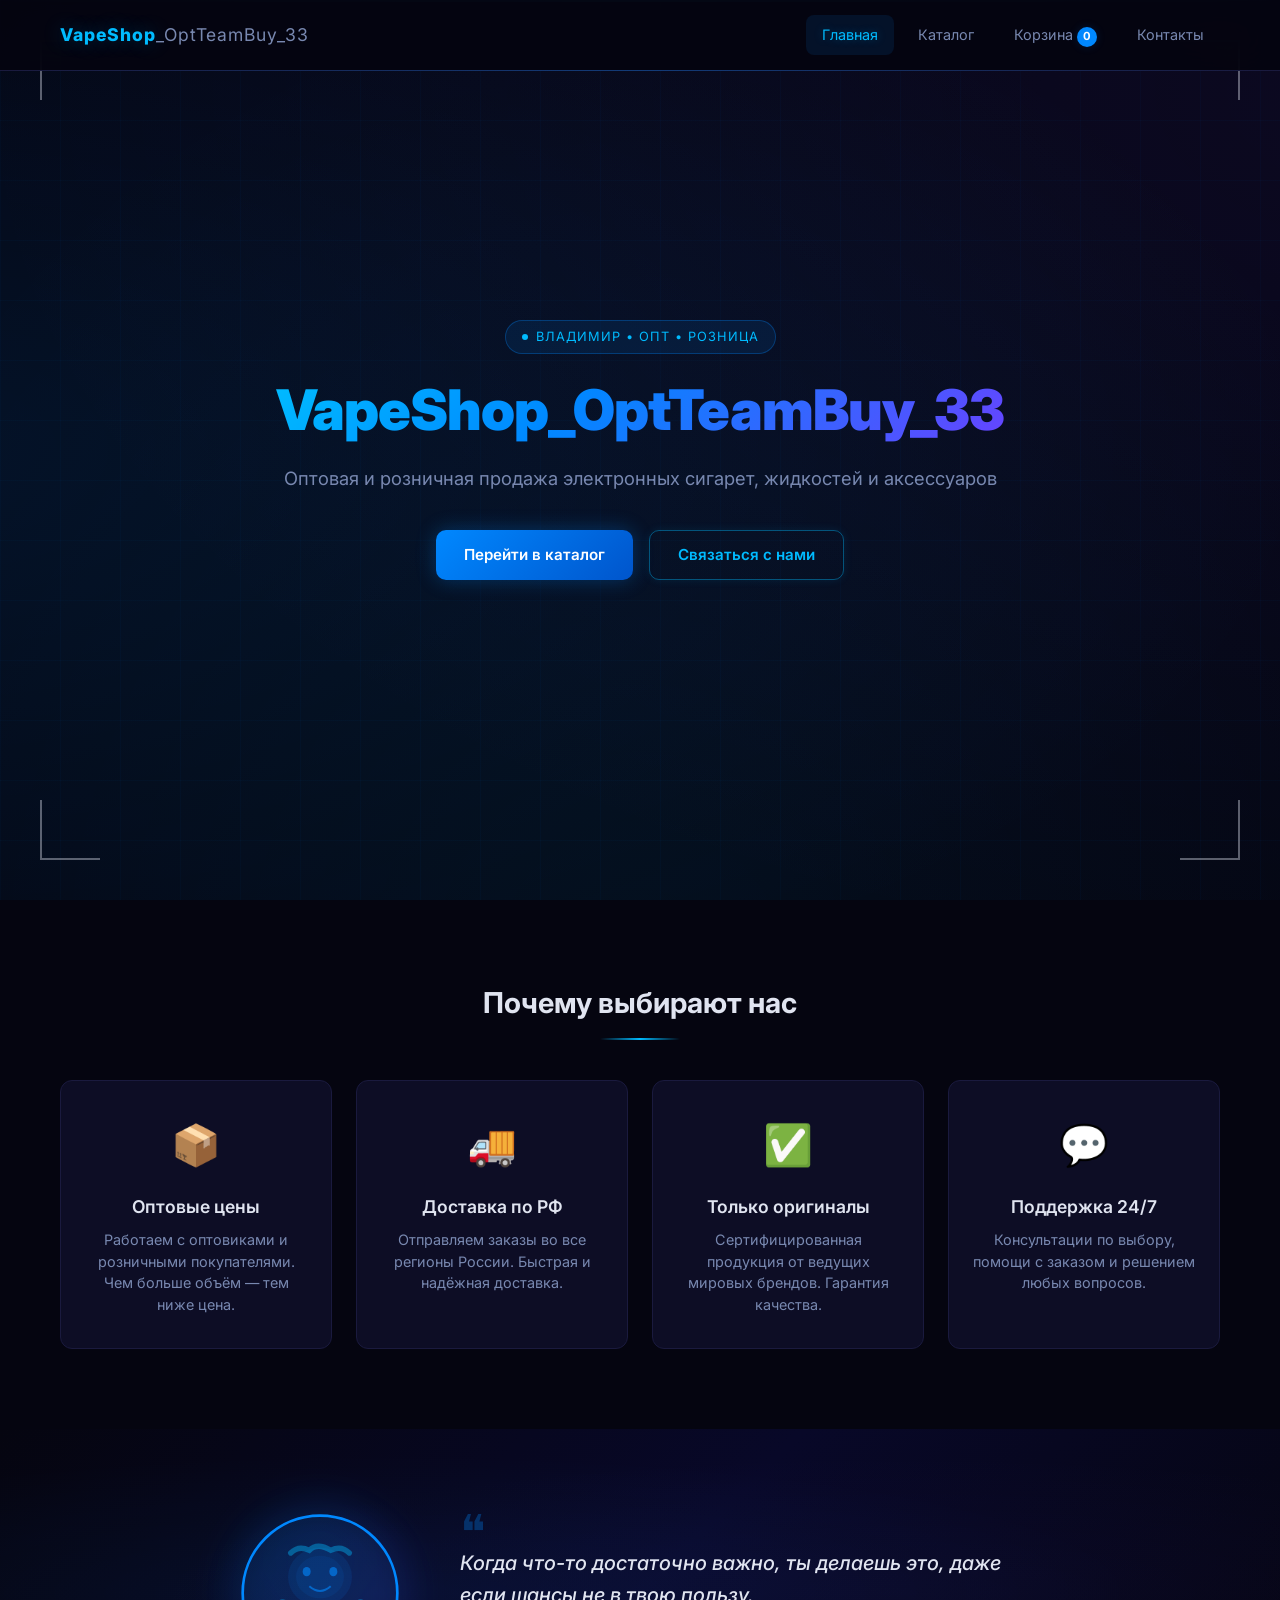
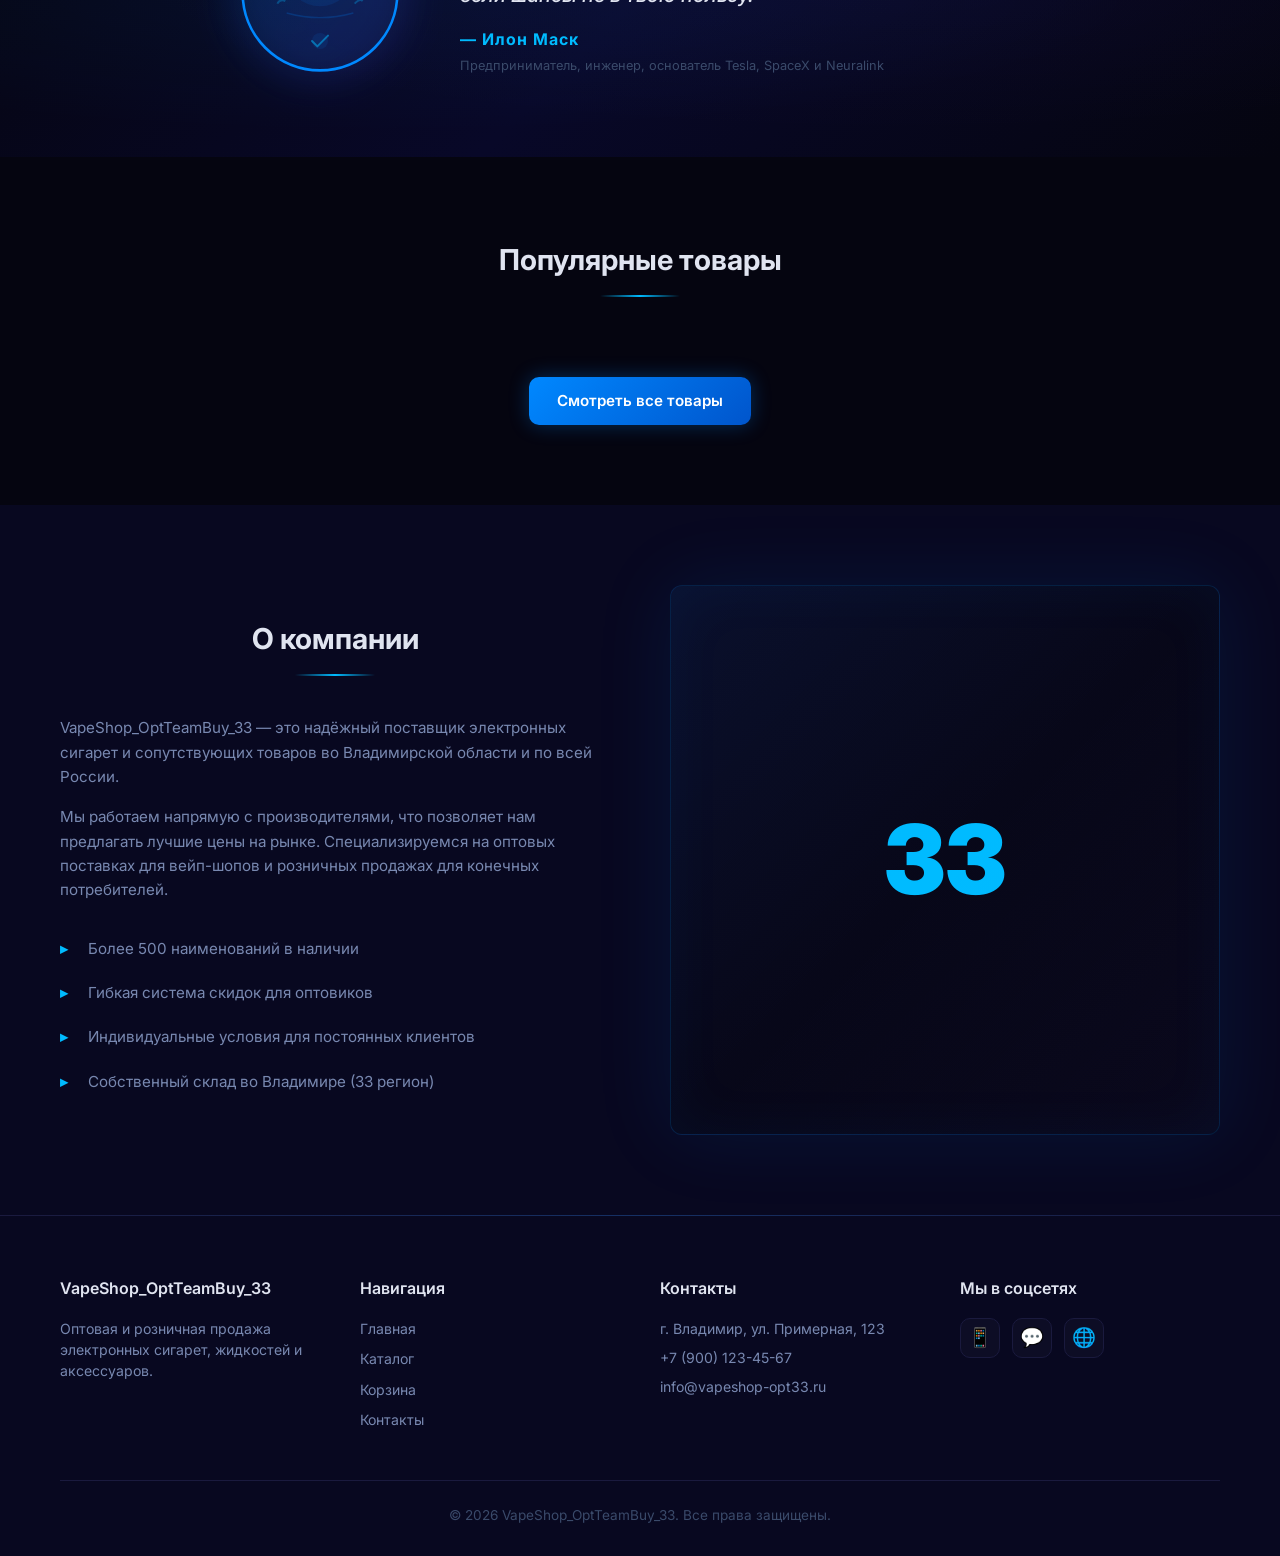
<file: VapeShop_OptTeamBuy_33/index.html>
<!DOCTYPE html>
<html lang="ru">
<head>
  <meta charset="UTF-8">
  <meta name="viewport" content="width=device-width, initial-scale=1.0">
  <title>VapeShop_OptTeamBuy_33 - Оптовый магазин электронных сигарет</title>
  <link rel="stylesheet" href="css/style.css">
  <link rel="icon" type="image/svg+xml" href="data:image/svg+xml,<svg xmlns='http://www.w3.org/2000/svg' viewBox='0 0 100 100'><text y='.9em' font-size='90'>💨</text></svg>">
</head>
<body>
  <div class="smoke-overlay">
    <div class="smoke-particle"></div>
    <div class="smoke-particle"></div>
    <div class="smoke-particle"></div>
    <div class="smoke-particle"></div>
  </div>
  <header class="header">
    <div class="container">
      <div class="header__inner">
        <a href="index.html" class="logo">VapeShop<span>_OptTeamBuy_33</span></a>
        <nav class="nav" id="nav">
          <a href="index.html" class="nav__link nav__link--active">Главная</a>
          <a href="catalog.html" class="nav__link">Каталог</a>
          <a href="cart.html" class="nav__link">Корзина <span class="cart-count" id="cartCount">0</span></a>
          <a href="contacts.html" class="nav__link">Контакты</a>
        </nav>
        <button class="burger" id="burger" aria-label="Меню">
          <span></span><span></span><span></span>
        </button>
      </div>
    </div>
  </header>

  <section class="hero">
    <div class="hero__scanline"></div>
    <div class="hero__corner hero__corner--tl"></div>
    <div class="hero__corner hero__corner--tr"></div>
    <div class="hero__corner hero__corner--bl"></div>
    <div class="hero__corner hero__corner--br"></div>
    <div class="container">
      <div class="hero__content">
        <div class="hero__badge">
          <span class="hero__badge-dot"></span>
          Владимир • Опт • Розница
        </div>
        <h1 class="hero__title">VapeShop_OptTeamBuy_33</h1>
        <p class="hero__subtitle">Оптовая и розничная продажа электронных сигарет, жидкостей и аксессуаров</p>
        <div class="hero__actions">
          <a href="catalog.html" class="btn btn--primary">Перейти в каталог</a>
          <a href="contacts.html" class="btn btn--outline">Связаться с нами</a>
        </div>
      </div>
    </div>
  </section>

  <section class="section featured">
    <div class="container">
      <h2 class="section__title">Почему выбирают нас</h2>
      <div class="features">
        <div class="feature-card">
          <div class="feature-card__icon">📦</div>
          <h3 class="feature-card__title">Оптовые цены</h3>
          <p class="feature-card__text">Работаем с оптовиками и розничными покупателями. Чем больше объём — тем ниже цена.</p>
        </div>
        <div class="feature-card">
          <div class="feature-card__icon">🚚</div>
          <h3 class="feature-card__title">Доставка по РФ</h3>
          <p class="feature-card__text">Отправляем заказы во все регионы России. Быстрая и надёжная доставка.</p>
        </div>
        <div class="feature-card">
          <div class="feature-card__icon">✅</div>
          <h3 class="feature-card__title">Только оригиналы</h3>
          <p class="feature-card__text">Сертифицированная продукция от ведущих мировых брендов. Гарантия качества.</p>
        </div>
        <div class="feature-card">
          <div class="feature-card__icon">💬</div>
          <h3 class="feature-card__title">Поддержка 24/7</h3>
          <p class="feature-card__text">Консультации по выбору, помощи с заказом и решением любых вопросов.</p>
        </div>
      </div>
    </div>
  </section>

  <section class="section elon-section">
    <div class="container">
      <div class="elon__inner">
        <div class="elon__avatar">
          <svg viewBox="0 0 120 120" fill="none" xmlns="http://www.w3.org/2000/svg" class="elon__svg">
            <circle cx="60" cy="60" r="58" stroke="url(#elonGrad)" stroke-width="2" fill="rgba(0,136,255,0.05)"/>
            <defs>
              <linearGradient id="elonGrad" x1="0" y1="0" x2="120" y2="120">
                <stop offset="0%" stop-color="#0088ff"/>
                <stop offset="100%" stop-color="#00bbff"/>
              </linearGradient>
            </defs>
            <ellipse cx="60" cy="48" rx="24" ry="22" fill="rgba(0,136,255,0.1)"/>
            <ellipse cx="60" cy="48" rx="18" ry="16" fill="rgba(0,136,255,0.08)"/>
            <ellipse cx="50" cy="44" rx="3" ry="3.5" fill="#0088ff" opacity="0.6"/>
            <ellipse cx="70" cy="44" rx="3" ry="3.5" fill="#0088ff" opacity="0.6"/>
            <path d="M52 55 Q60 62 68 55" stroke="#0088ff" stroke-width="1.5" fill="none" opacity="0.6"/>
            <path d="M38 30 Q44 24 52 28 Q58 22 68 28 Q76 24 82 30" stroke="#00bbff" stroke-width="4" fill="none" stroke-linecap="round" opacity="0.4"/>
            <path d="M28 68 Q30 64 34 66" stroke="#00bbff" stroke-width="1.5" fill="none" opacity="0.3"/>
            <path d="M86 68 Q90 64 92 66" stroke="#00bbff" stroke-width="1.5" fill="none" opacity="0.3"/>
            <path d="M35 75 Q60 82 85 75" stroke="#0066cc" stroke-width="1" fill="none" opacity="0.3"/>
            <circle cx="60" cy="96" r="6" fill="rgba(0,136,255,0.1)"/>
            <path d="M54 96 L58 100 L66 92" stroke="#00bbff" stroke-width="1.5" fill="none" stroke-linecap="round" stroke-linejoin="round" opacity="0.5"/>
          </svg>
        </div>
        <div class="elon__quote">
          <div class="elon__quote-icon">❝</div>
          <p class="elon__quote-text">Когда что-то достаточно важно, ты делаешь это, даже если шансы не в твою пользу.</p>
          <p class="elon__quote-author">— Илон Маск</p>
          <p class="elon__quote-sub">Предприниматель, инженер, основатель Tesla, SpaceX и Neuralink</p>
        </div>
      </div>
    </div>
  </section>

  <section class="section catalog-preview">
    <div class="container">
      <h2 class="section__title">Популярные товары</h2>
      <div class="products" id="featuredProducts">
      </div>
      <div class="section__actions">
        <a href="catalog.html" class="btn btn--primary">Смотреть все товары</a>
      </div>
    </div>
  </section>

  <section class="about">
    <div class="container">
      <div class="about__inner">
        <div class="about__content">
          <h2 class="section__title">О компании</h2>
          <p>VapeShop_OptTeamBuy_33 — это надёжный поставщик электронных сигарет и сопутствующих товаров во Владимирской области и по всей России.</p>
          <p>Мы работаем напрямую с производителями, что позволяет нам предлагать лучшие цены на рынке. Специализируемся на оптовых поставках для вейп-шопов и розничных продажах для конечных потребителей.</p>
          <ul class="about__list">
            <li>Более 500 наименований в наличии</li>
            <li>Гибкая система скидок для оптовиков</li>
            <li>Индивидуальные условия для постоянных клиентов</li>
            <li>Собственный склад во Владимире (33 регион)</li>
          </ul>
        </div>
        <div class="about__image">
          <div class="about__image-placeholder">33</div>
        </div>
      </div>
    </div>
  </section>

  <footer class="footer">
    <div class="container">
      <div class="footer__inner">
        <div class="footer__col">
          <h3 class="footer__title">VapeShop_OptTeamBuy_33</h3>
          <p class="footer__text">Оптовая и розничная продажа электронных сигарет, жидкостей и аксессуаров.</p>
        </div>
        <div class="footer__col">
          <h3 class="footer__title">Навигация</h3>
          <a href="index.html" class="footer__link">Главная</a>
          <a href="catalog.html" class="footer__link">Каталог</a>
          <a href="cart.html" class="footer__link">Корзина</a>
          <a href="contacts.html" class="footer__link">Контакты</a>
        </div>
        <div class="footer__col">
          <h3 class="footer__title">Контакты</h3>
          <p class="footer__text">г. Владимир, ул. Примерная, 123</p>
          <p class="footer__text">+7 (900) 123-45-67</p>
          <p class="footer__text">info@vapeshop-opt33.ru</p>
        </div>
        <div class="footer__col">
          <h3 class="footer__title">Мы в соцсетях</h3>
          <div class="social-links">
            <a href="#" class="social-link" aria-label="Telegram">📱</a>
            <a href="#" class="social-link" aria-label="WhatsApp">💬</a>
            <a href="#" class="social-link" aria-label="VK">🌐</a>
          </div>
        </div>
      </div>
      <div class="footer__bottom">
        <p>&copy; 2026 VapeShop_OptTeamBuy_33. Все права защищены.</p>
      </div>
    </div>
  </footer>

  <script src="js/telegram.js"></script>
  <script src="js/products.js"></script>
  <script src="js/cart.js"></script>
  <script src="js/main.js"></script>
</body>
</html>
</file>
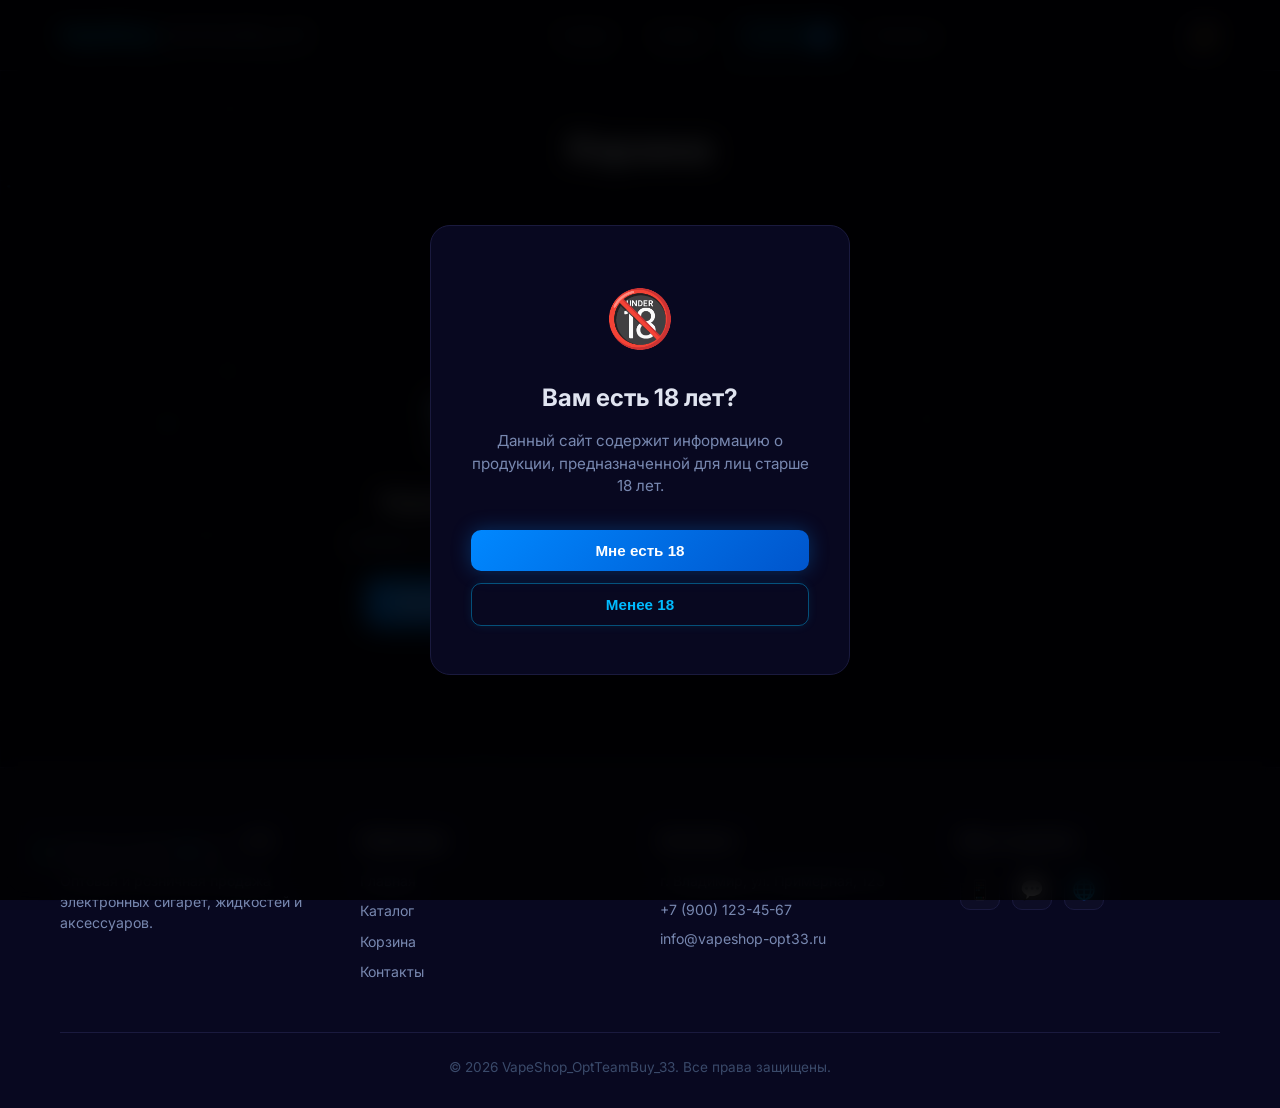
<file: cart.html>
<!DOCTYPE html>
<html lang="ru">
<head>
  <meta charset="UTF-8">
  <meta name="viewport" content="width=device-width, initial-scale=1.0">
  <title>Корзина — VapeShop_OptTeamBuy_33</title>
  <link rel="stylesheet" href="css/style.css">
  <link rel="icon" type="image/svg+xml" href="data:image/svg+xml,<svg xmlns='http://www.w3.org/2000/svg' viewBox='0 0 100 100'><text y='.9em' font-size='90'>💨</text></svg>">
</head>
<body>
  <div class="age-modal" id="ageModal">
    <div class="age-modal__overlay"></div>
    <div class="age-modal__content">
      <div class="age-modal__icon">🔞</div>
      <h2 class="age-modal__title">Вам есть 18 лет?</h2>
      <p class="age-modal__text">Данный сайт содержит информацию о продукции, предназначенной для лиц старше 18 лет.</p>
      <div class="age-modal__actions">
        <button class="btn btn--primary" onclick="confirmAge()">Мне есть 18</button>
        <button class="btn btn--outline" onclick="denyAge()">Менее 18</button>
      </div>
    </div>
  </div>
  <canvas id="particleCanvas" style="position:fixed;inset:0;pointer-events:none;z-index:0"></canvas>
  <div class="smoke-overlay">
    <div class="smoke-particle"></div>
    <div class="smoke-particle"></div>
    <div class="smoke-particle"></div>
    <div class="smoke-particle"></div>
  </div>
  <header class="header">
    <div class="container">
      <div class="header__inner">
        <a href="index.html" class="logo">VapeShop<span>_OptTeamBuy_33</span></a>
        <nav class="nav" id="nav">
          <a href="index.html" class="nav__link">Главная</a>
          <a href="catalog.html" class="nav__link">Каталог</a>
          <a href="cart.html" class="nav__link nav__link--active">Корзина <span class="cart-count" id="cartCount">0</span></a>
          <a href="contacts.html" class="nav__link">Контакты</a>
        </nav>
        <div style="display:flex;align-items:center;gap:8px">
          <button class="theme-toggle" id="themeToggle" aria-label="Смена темы">🌙</button>
          <button class="burger" id="burger" aria-label="Меню">
          <span></span><span></span><span></span>
        </button>
      </div>
    </div>
  </header>

  <section class="page-header">
    <div class="container">
      <h1 class="page-header__title">Корзина</h1>
    </div>
  </section>

  <section class="section cart-page">
    <div class="container">
      <div class="cart-layout">
        <div class="cart-items" id="cartItems">
          <div class="cart-empty" id="cartEmpty">
            <div class="cart-empty__icon">🛒</div>
            <h2 class="cart-empty__title">Корзина пуста</h2>
            <p class="cart-empty__text">Добавьте товары из каталога</p>
            <a href="catalog.html" class="btn btn--primary">Перейти в каталог</a>
          </div>
        </div>
        <aside class="cart-summary" id="cartSummary">
          <h3 class="cart-summary__title">Итого</h3>
          <div class="cart-summary__row">
            <span>Товаров:</span>
            <span id="cartTotalItems">0</span>
          </div>
          <div class="cart-summary__row cart-summary__row--total">
            <span>Сумма:</span>
            <span id="cartTotalPrice">0 ₽</span>
          </div>
          <button class="btn btn--primary btn--full" id="checkoutBtn">Оформить заказ</button>
          <button class="btn btn--outline btn--full" id="clearCartBtn">Очистить корзину</button>
        </aside>
      </div>
    </div>
  </section>

  <div class="modal" id="orderModal">
    <div class="modal__overlay"></div>
    <div class="modal__content">
      <button class="modal__close" id="modalClose">&times;</button>
      <h2 class="modal__title">Оформление заказа</h2>
      <form class="order-form" id="orderForm">
        <div class="form-group">
          <label class="form-label" for="orderName">Имя</label>
          <input type="text" class="form-input" id="orderName" required>
        </div>
        <div class="form-group">
          <label class="form-label" for="orderPhone">Телефон</label>
          <input type="tel" class="form-input" id="orderPhone" required placeholder="+7 (___) ___-__-__">
        </div>
        <div class="form-group">
          <label class="form-label" for="orderEmail">Email</label>
          <input type="email" class="form-input" id="orderEmail">
        </div>
        <div class="form-group">
          <label class="form-label" for="orderComment">Комментарий к заказу</label>
          <textarea class="form-input form-textarea" id="orderComment" rows="3"></textarea>
        </div>
        <div class="form-group">
          <label class="form-label">Способ получения</label>
          <div class="radio-group">
            <label class="radio-label">
              <input type="radio" name="delivery" value="pickup" checked onchange="togglePickupTime()"> Самовывоз
            </label>
            <label class="radio-label">
              <input type="radio" name="delivery" value="delivery" onchange="togglePickupTime()"> Доставка
            </label>
          </div>
        </div>
        <div class="form-group" id="pickupTimeGroup">
          <label class="form-label" for="pickupTime">Во сколько заберёте?</label>
          <input type="time" class="form-input" id="pickupTime" value="12:00" style="max-width:160px">
        </div>
        <button type="submit" class="btn btn--primary btn--full">Отправить заказ</button>
      </form>
    </div>
  </div>

  <div class="visitor-counter" id="visitorCounter">
    <span class="visitor-counter__dot"></span>
    <span>Сейчас на сайте: <span class="visitor-counter__number" id="visitorCount">12</span> чел.</span>
  </div>

  <footer class="footer">
    <div class="container">
      <div class="footer__inner">
        <div class="footer__col">
          <h3 class="footer__title">VapeShop_OptTeamBuy_33</h3>
          <p class="footer__text">Оптовая и розничная продажа электронных сигарет, жидкостей и аксессуаров.</p>
        </div>
        <div class="footer__col">
          <h3 class="footer__title">Навигация</h3>
          <a href="index.html" class="footer__link">Главная</a>
          <a href="catalog.html" class="footer__link">Каталог</a>
          <a href="cart.html" class="footer__link">Корзина</a>
          <a href="contacts.html" class="footer__link">Контакты</a>
        </div>
        <div class="footer__col">
          <h3 class="footer__title">Контакты</h3>
          <p class="footer__text">г. Владимир, ул. Примерная, 123</p>
          <p class="footer__text">+7 (900) 123-45-67</p>
          <p class="footer__text">info@vapeshop-opt33.ru</p>
        </div>
        <div class="footer__col">
          <h3 class="footer__title">Мы в соцсетях</h3>
          <div class="social-links">
            <a href="#" class="social-link" aria-label="Telegram">📱</a>
            <a href="#" class="social-link" aria-label="WhatsApp">💬</a>
            <a href="#" class="social-link" aria-label="VK">🌐</a>
          </div>
        </div>
      </div>
      <div class="footer__bottom">
        <p>&copy; 2026 VapeShop_OptTeamBuy_33. Все права защищены.</p>
      </div>
    </div>
  </footer>

  <script src="js/telegram.js"></script>
  <script src="js/products.js"></script>
  <script src="js/cart.js"></script>
  <script src="js/catalog.js"></script>
  <script src="js/main.js"></script>
</body>
</html>
</file>
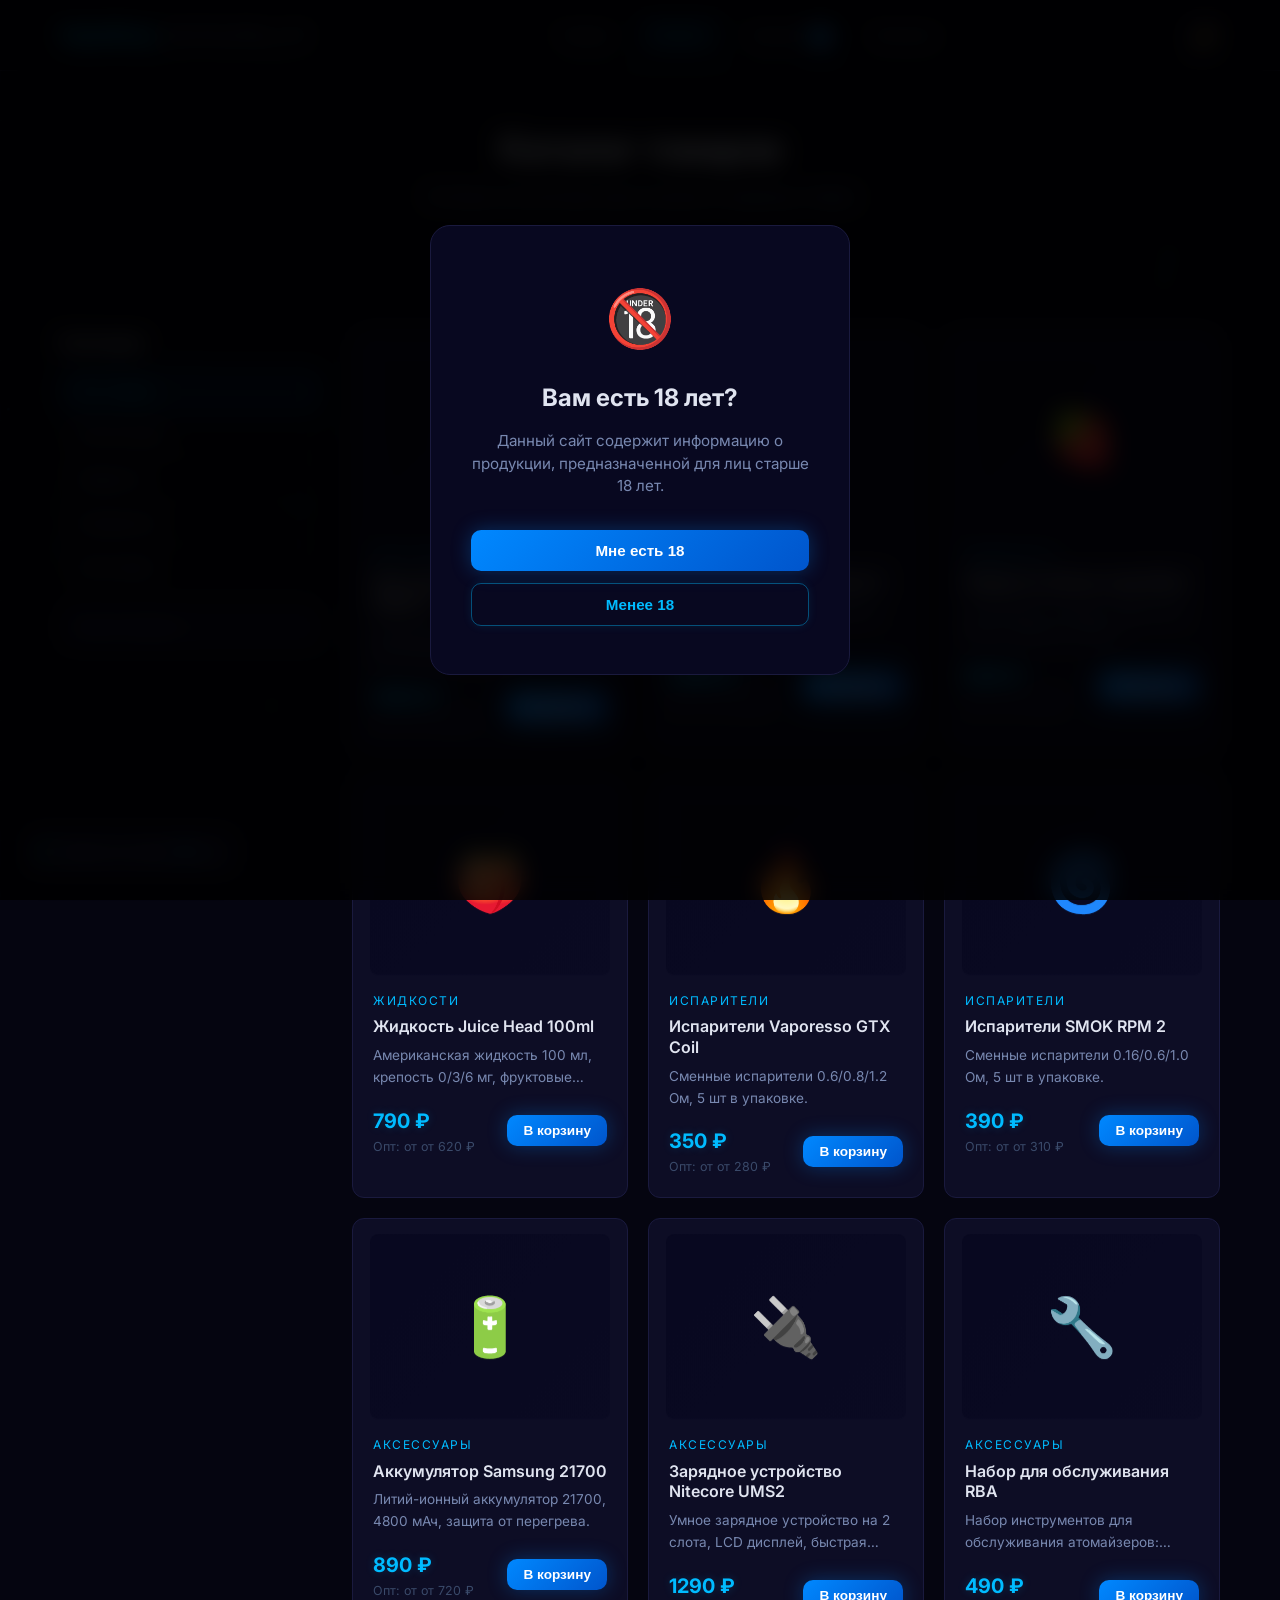
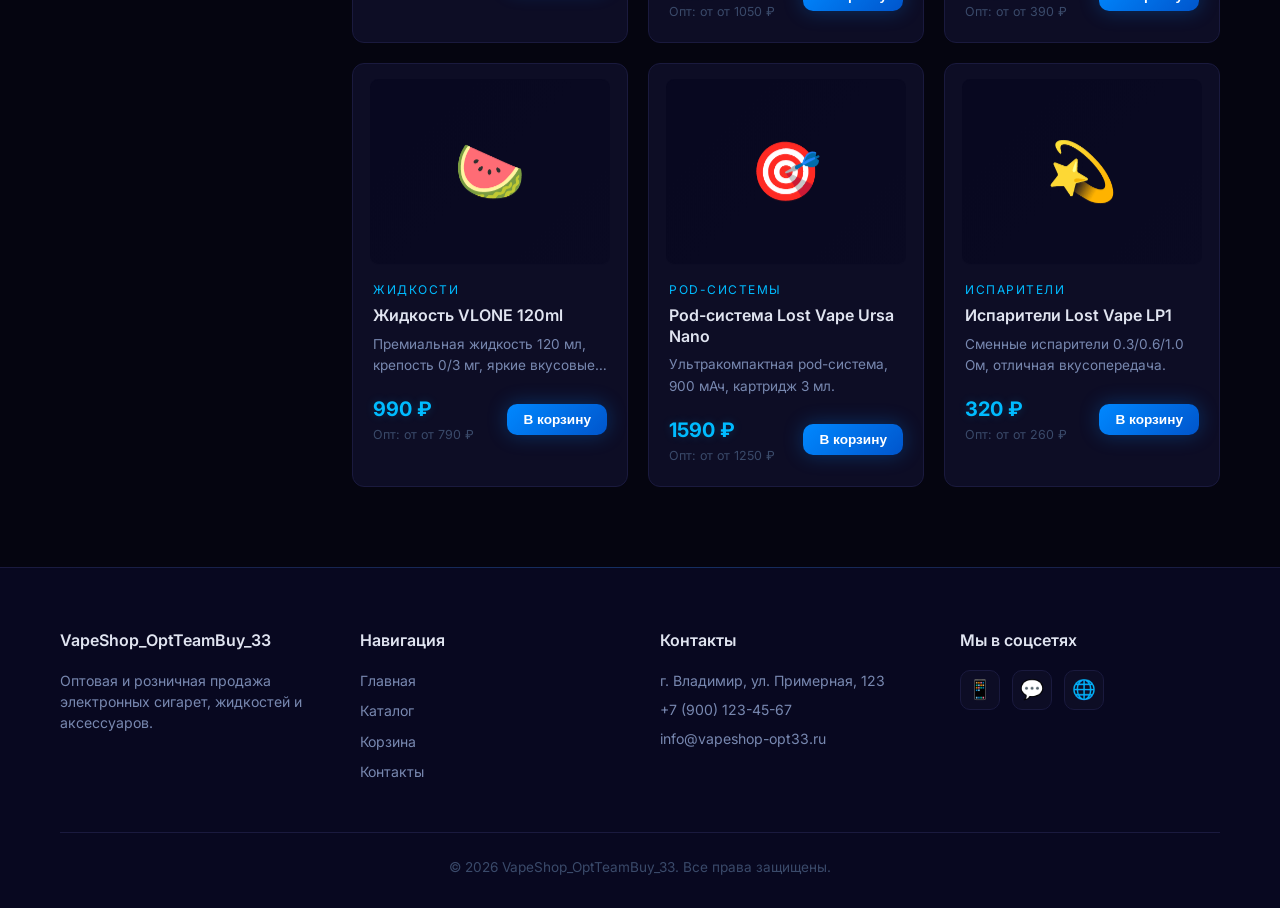
<file: catalog.html>
<!DOCTYPE html>
<html lang="ru">
<head>
  <meta charset="UTF-8">
  <meta name="viewport" content="width=device-width, initial-scale=1.0">
  <title>Каталог — VapeShop_OptTeamBuy_33</title>
  <link rel="stylesheet" href="css/style.css">
  <link rel="icon" type="image/svg+xml" href="data:image/svg+xml,<svg xmlns='http://www.w3.org/2000/svg' viewBox='0 0 100 100'><text y='.9em' font-size='90'>💨</text></svg>">
</head>
<body>
  <div class="age-modal" id="ageModal">
    <div class="age-modal__overlay"></div>
    <div class="age-modal__content">
      <div class="age-modal__icon">🔞</div>
      <h2 class="age-modal__title">Вам есть 18 лет?</h2>
      <p class="age-modal__text">Данный сайт содержит информацию о продукции, предназначенной для лиц старше 18 лет.</p>
      <div class="age-modal__actions">
        <button class="btn btn--primary" onclick="confirmAge()">Мне есть 18</button>
        <button class="btn btn--outline" onclick="denyAge()">Менее 18</button>
      </div>
    </div>
  </div>
  <canvas id="particleCanvas" style="position:fixed;inset:0;pointer-events:none;z-index:0"></canvas>
  <div class="smoke-overlay">
    <div class="smoke-particle"></div>
    <div class="smoke-particle"></div>
    <div class="smoke-particle"></div>
    <div class="smoke-particle"></div>
  </div>
  <header class="header">
    <div class="container">
      <div class="header__inner">
        <a href="index.html" class="logo">VapeShop<span>_OptTeamBuy_33</span></a>
        <nav class="nav" id="nav">
          <a href="index.html" class="nav__link">Главная</a>
          <a href="catalog.html" class="nav__link nav__link--active">Каталог</a>
          <a href="cart.html" class="nav__link">Корзина <span class="cart-count" id="cartCount">0</span></a>
          <a href="contacts.html" class="nav__link">Контакты</a>
        </nav>
        <div style="display:flex;align-items:center;gap:8px">
          <button class="theme-toggle" id="themeToggle" aria-label="Смена темы">🌙</button>
          <button class="burger" id="burger" aria-label="Меню">
          <span></span><span></span><span></span>
        </button>
      </div>
    </div>
  </header>

  <section class="page-header">
    <div class="container">
      <h1 class="page-header__title">Каталог товаров</h1>
      <p class="page-header__subtitle">Оптовые и розничные цены указаны за единицу товара</p>
    </div>
  </section>

  <section class="section catalog-page">
    <div class="container">
      <div class="catalog-layout">
        <aside class="catalog-sidebar">
          <h3 class="catalog-sidebar__title">Категории</h3>
          <div class="catalog-sidebar__filters" id="categoryFilters">
            <button class="filter-btn filter-btn--active" data-category="all">Все товары</button>
            <button class="filter-btn" data-category="pod">Pod-системы</button>
            <button class="filter-btn" data-category="liquid">Жидкости</button>
            <button class="filter-btn" data-category="coils">Испарители</button>
            <button class="filter-btn" data-category="accessories">Аксессуары</button>
          </div>
          <div class="catalog-sidebar__search">
            <input type="text" id="searchInput" class="search-input" placeholder="Поиск товаров...">
          </div>
        </aside>
        <div class="catalog-content">
          <div class="products" id="catalogProducts">
          </div>
        </div>
      </div>
    </div>
  </section>

  <div class="visitor-counter" id="visitorCounter">
    <span class="visitor-counter__dot"></span>
    <span>Сейчас на сайте: <span class="visitor-counter__number" id="visitorCount">12</span> чел.</span>
  </div>

  <footer class="footer">
    <div class="container">
      <div class="footer__inner">
        <div class="footer__col">
          <h3 class="footer__title">VapeShop_OptTeamBuy_33</h3>
          <p class="footer__text">Оптовая и розничная продажа электронных сигарет, жидкостей и аксессуаров.</p>
        </div>
        <div class="footer__col">
          <h3 class="footer__title">Навигация</h3>
          <a href="index.html" class="footer__link">Главная</a>
          <a href="catalog.html" class="footer__link">Каталог</a>
          <a href="cart.html" class="footer__link">Корзина</a>
          <a href="contacts.html" class="footer__link">Контакты</a>
        </div>
        <div class="footer__col">
          <h3 class="footer__title">Контакты</h3>
          <p class="footer__text">г. Владимир, ул. Примерная, 123</p>
          <p class="footer__text">+7 (900) 123-45-67</p>
          <p class="footer__text">info@vapeshop-opt33.ru</p>
        </div>
        <div class="footer__col">
          <h3 class="footer__title">Мы в соцсетях</h3>
          <div class="social-links">
            <a href="#" class="social-link" aria-label="Telegram">📱</a>
            <a href="#" class="social-link" aria-label="WhatsApp">💬</a>
            <a href="#" class="social-link" aria-label="VK">🌐</a>
          </div>
        </div>
      </div>
      <div class="footer__bottom">
        <p>&copy; 2026 VapeShop_OptTeamBuy_33. Все права защищены.</p>
      </div>
    </div>
  </footer>

  <script src="js/telegram.js"></script>
  <script src="js/products.js"></script>
  <script src="js/cart.js"></script>
  <script src="js/catalog.js"></script>
  <script src="js/main.js"></script>
</body>
</html>
</file>
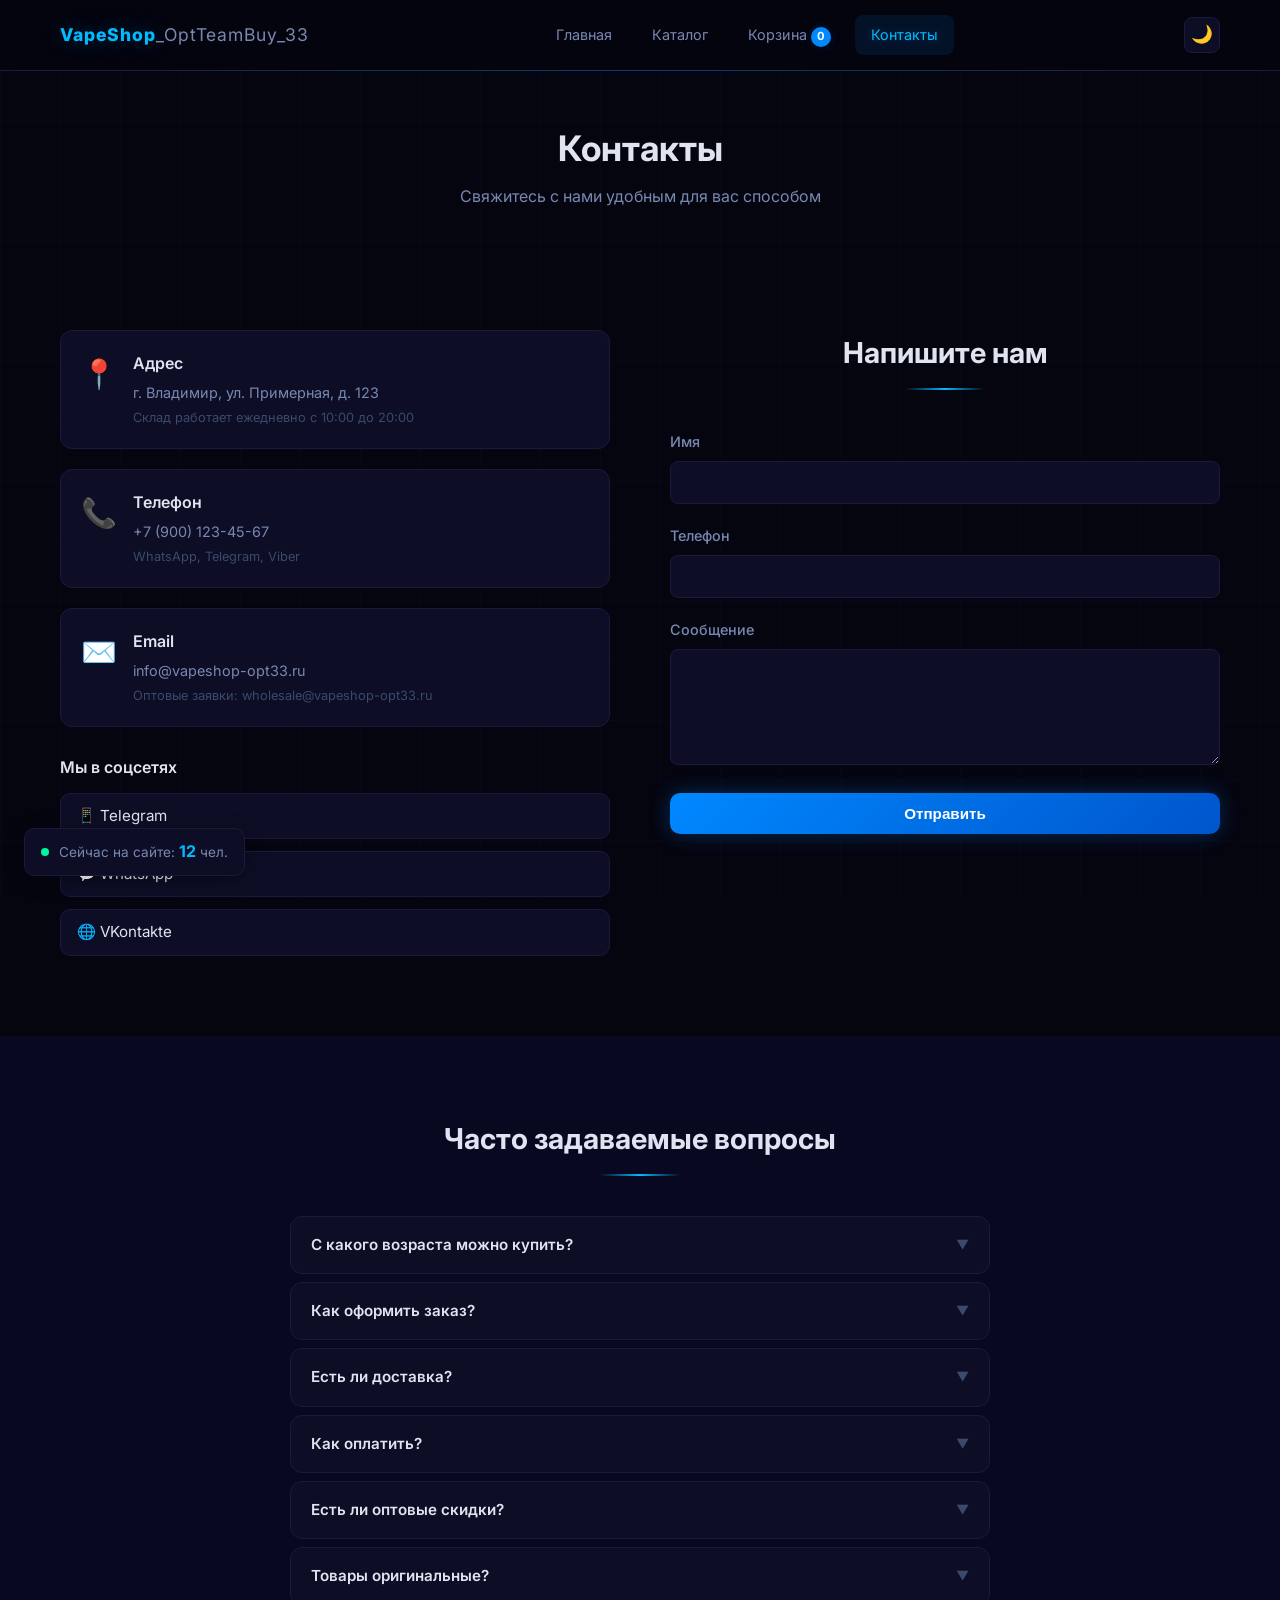
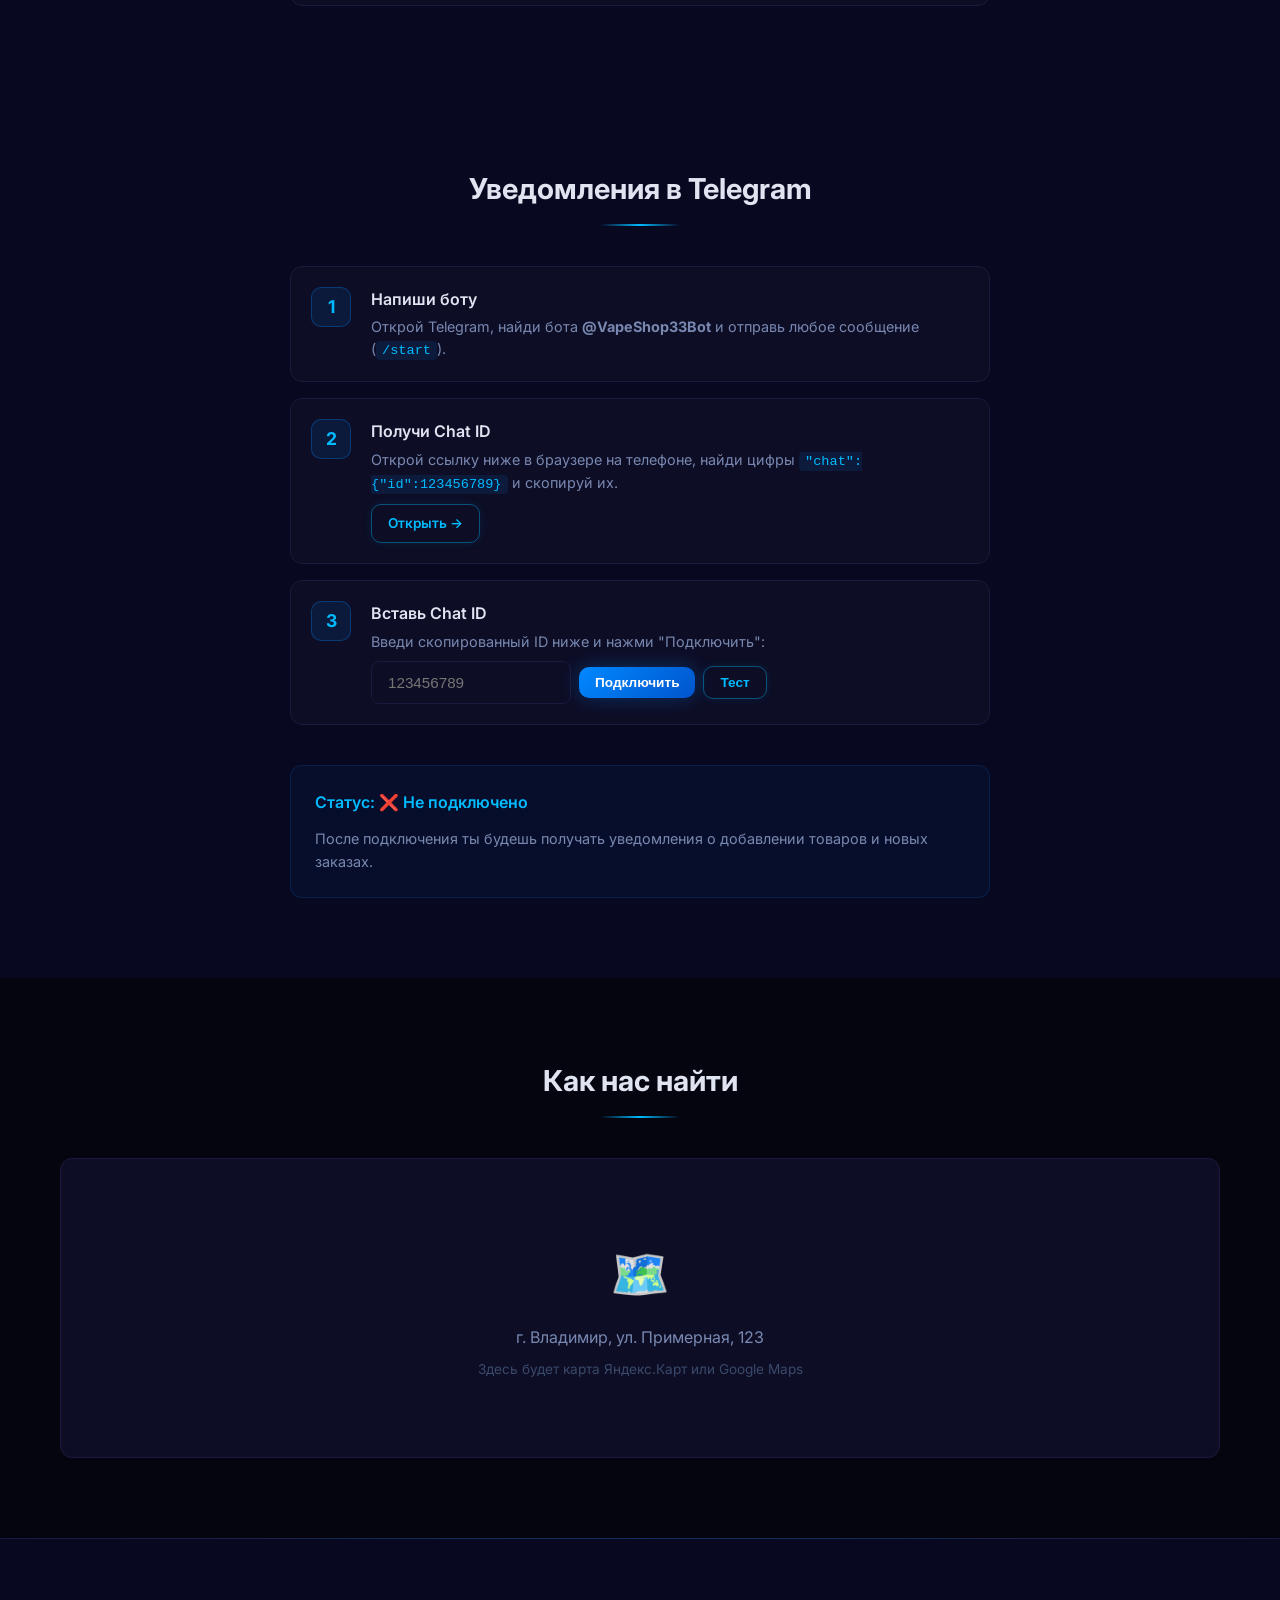
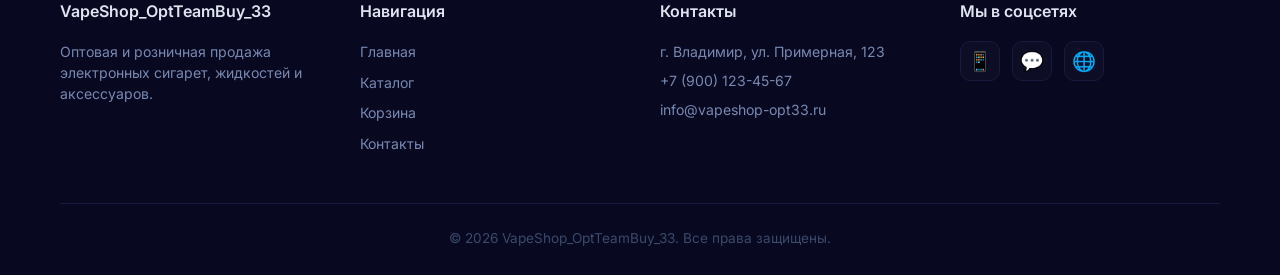
<file: contacts.html>
<!DOCTYPE html>
<html lang="ru">
<head>
  <meta charset="UTF-8">
  <meta name="viewport" content="width=device-width, initial-scale=1.0">
  <title>Контакты — VapeShop_OptTeamBuy_33</title>
  <link rel="stylesheet" href="css/style.css">
  <link rel="icon" type="image/svg+xml" href="data:image/svg+xml,<svg xmlns='http://www.w3.org/2000/svg' viewBox='0 0 100 100'><text y='.9em' font-size='90'>💨</text></svg>">
</head>
<body>
  <div class="age-modal" id="ageModal">
    <div class="age-modal__overlay"></div>
    <div class="age-modal__content">
      <div class="age-modal__icon">🔞</div>
      <h2 class="age-modal__title">Вам есть 18 лет?</h2>
      <p class="age-modal__text">Данный сайт содержит информацию о продукции, предназначенной для лиц старше 18 лет.</p>
      <div class="age-modal__actions">
        <button class="btn btn--primary" onclick="confirmAge()">Мне есть 18</button>
        <button class="btn btn--outline" onclick="denyAge()">Менее 18</button>
      </div>
    </div>
  </div>
  <canvas id="particleCanvas" style="position:fixed;inset:0;pointer-events:none;z-index:0"></canvas>
  <div class="smoke-overlay">
    <div class="smoke-particle"></div>
    <div class="smoke-particle"></div>
    <div class="smoke-particle"></div>
    <div class="smoke-particle"></div>
  </div>
  <header class="header">
    <div class="container">
      <div class="header__inner">
        <a href="index.html" class="logo">VapeShop<span>_OptTeamBuy_33</span></a>
        <nav class="nav" id="nav">
          <a href="index.html" class="nav__link">Главная</a>
          <a href="catalog.html" class="nav__link">Каталог</a>
          <a href="cart.html" class="nav__link">Корзина <span class="cart-count" id="cartCount">0</span></a>
          <a href="contacts.html" class="nav__link nav__link--active">Контакты</a>
        </nav>
        <div style="display:flex;align-items:center;gap:8px">
          <button class="theme-toggle" id="themeToggle" aria-label="Смена темы">🌙</button>
          <button class="burger" id="burger" aria-label="Меню">
          <span></span><span></span><span></span>
        </button>
      </div>
    </div>
  </header>

  <section class="page-header">
    <div class="container">
      <h1 class="page-header__title">Контакты</h1>
      <p class="page-header__subtitle">Свяжитесь с нами удобным для вас способом</p>
    </div>
  </section>

  <section class="section contacts-page">
    <div class="container">
      <div class="contacts-layout">
        <div class="contacts-info">
          <div class="contact-card">
            <div class="contact-card__icon">📍</div>
            <div class="contact-card__info">
              <h3>Адрес</h3>
              <p>г. Владимир, ул. Примерная, д. 123</p>
              <p class="contact-card__note">Склад работает ежедневно с 10:00 до 20:00</p>
            </div>
          </div>
          <div class="contact-card">
            <div class="contact-card__icon">📞</div>
            <div class="contact-card__info">
              <h3>Телефон</h3>
              <p>+7 (900) 123-45-67</p>
              <p class="contact-card__note">WhatsApp, Telegram, Viber</p>
            </div>
          </div>
          <div class="contact-card">
            <div class="contact-card__icon">✉️</div>
            <div class="contact-card__info">
              <h3>Email</h3>
              <p>info@vapeshop-opt33.ru</p>
              <p class="contact-card__note">Оптовые заявки: wholesale@vapeshop-opt33.ru</p>
            </div>
          </div>
          <div class="social-section">
            <h3>Мы в соцсетях</h3>
            <div class="social-links social-links--large">
              <a href="#" class="social-link" aria-label="Telegram">📱 Telegram</a>
              <a href="#" class="social-link" aria-label="WhatsApp">💬 WhatsApp</a>
              <a href="#" class="social-link" aria-label="VK">🌐 VKontakte</a>
            </div>
          </div>
        </div>
        <div class="contacts-form">
          <h2 class="section__title">Напишите нам</h2>
          <form class="order-form" id="contactForm">
            <div class="form-group">
              <label class="form-label" for="contactName">Имя</label>
              <input type="text" class="form-input" id="contactName" required>
            </div>
            <div class="form-group">
              <label class="form-label" for="contactPhone">Телефон</label>
              <input type="tel" class="form-input" id="contactPhone" required>
            </div>
            <div class="form-group">
              <label class="form-label" for="contactMessage">Сообщение</label>
              <textarea class="form-input form-textarea" id="contactMessage" rows="5" required></textarea>
            </div>
            <button type="submit" class="btn btn--primary btn--full">Отправить</button>
          </form>
        </div>
      </div>
    </div>
  </section>

  <section class="section faq-section">
    <div class="container">
      <h2 class="section__title">Часто задаваемые вопросы</h2>
      <div class="faq-list">
        <div class="faq-item">
          <div class="faq-item__question" onclick="this.parentElement.classList.toggle('faq-item--open')">
            <span>С какого возраста можно купить?</span>
            <span class="faq-item__arrow">▼</span>
          </div>
          <div class="faq-item__answer">Продажа электронных сигарет и жидкостей осуществляется только лицам старше 18 лет. При получении заказа может потребоваться подтверждение возраста.</div>
        </div>
        <div class="faq-item">
          <div class="faq-item__question" onclick="this.parentElement.classList.toggle('faq-item--open')">
            <span>Как оформить заказ?</span>
            <span class="faq-item__arrow">▼</span>
          </div>
          <div class="faq-item__answer">Добавьте товары в корзину, заполните форму оформления заказа — имя, телефон, способ получения. Мы свяжемся с вами для подтверждения.</div>
        </div>
        <div class="faq-item">
          <div class="faq-item__question" onclick="this.parentElement.classList.toggle('faq-item--open')">
            <span>Есть ли доставка?</span>
            <span class="faq-item__arrow">▼</span>
          </div>
          <div class="faq-item__answer">Да, доставляем по всей России. Стоимость зависит от региона. Для оптовых заказов доставка бесплатная.</div>
        </div>
        <div class="faq-item">
          <div class="faq-item__question" onclick="this.parentElement.classList.toggle('faq-item--open')">
            <span>Как оплатить?</span>
            <span class="faq-item__arrow">▼</span>
          </div>
          <div class="faq-item__answer">Наличными при самовывозе, перевод на карту, безналичный расчёт для юридических лиц.</div>
        </div>
        <div class="faq-item">
          <div class="faq-item__question" onclick="this.parentElement.classList.toggle('faq-item--open')">
            <span>Есть ли оптовые скидки?</span>
            <span class="faq-item__arrow">▼</span>
          </div>
          <div class="faq-item__answer">Да, чем больше объём заказа — тем ниже цена. Индивидуальные условия для постоянных клиентов. Свяжитесь с нами для обсуждения.</div>
        </div>
        <div class="faq-item">
          <div class="faq-item__question" onclick="this.parentElement.classList.toggle('faq-item--open')">
            <span>Товары оригинальные?</span>
            <span class="faq-item__arrow">▼</span>
          </div>
          <div class="faq-item__answer">Мы работаем напрямую с официальными дистрибьюторами. Вся продукция сертифицирована и имеет гарантию.</div>
        </div>
      </div>
    </div>
  </section>

  <section class="section setup-section">
    <div class="container">
      <h2 class="section__title">Уведомления в Telegram</h2>
      <div class="setup__inner">
        <div class="setup__steps">
          <div class="setup__step">
            <div class="setup__step-num">1</div>
            <div class="setup__step-content">
              <h3>Напиши боту</h3>
              <p>Открой Telegram, найди бота <strong>@VapeShop33Bot</strong> и отправь любое сообщение (<code>/start</code>).</p>
            </div>
          </div>
          <div class="setup__step">
            <div class="setup__step-num">2</div>
            <div class="setup__step-content">
              <h3>Получи Chat ID</h3>
              <p>Открой ссылку ниже в браузере на телефоне, найди цифры <code>"chat":{"id":123456789}</code> и скопируй их.</p>
              <a href="https://api.telegram.org/bot8990430263:AAGQmAlhFR5JGNaQwlu9lJkRAOpPVH4UQi4/getUpdates" target="_blank" class="btn btn--small btn--outline" style="margin-top:8px">Открыть →</a>
            </div>
          </div>
          <div class="setup__step">
            <div class="setup__step-num">3</div>
            <div class="setup__step-content">
              <h3>Вставь Chat ID</h3>
              <p>Введи скопированный ID ниже и нажми "Подключить":</p>
              <div style="display:flex;gap:8px;margin-top:8px;align-items:center">
                <input type="text" id="chatIdInput" class="form-input" style="max-width:200px" placeholder="123456789">
                <button class="btn btn--small btn--primary" onclick="connectTelegram()">Подключить</button>
                <button class="btn btn--small btn--outline" onclick="testTelegram()">Тест</button>
              </div>
            </div>
          </div>
        </div>
        <div class="setup__result" id="setupResult">
          <h3>Статус: <span id="tgStatus">❌ Не подключено</span></h3>
          <p style="color:var(--text-secondary);font-size:0.9rem;margin-top:8px">После подключения ты будешь получать уведомления о добавлении товаров и новых заказах.</p>
        </div>
      </div>
    </div>
  </section>

  <section class="section map-section">
    <div class="container">
      <h2 class="section__title">Как нас найти</h2>
      <div class="map-placeholder">
        <div class="map-placeholder__content">
          <div class="map-placeholder__icon">🗺️</div>
          <p>г. Владимир, ул. Примерная, 123</p>
          <p class="map-placeholder__hint">Здесь будет карта Яндекс.Карт или Google Maps</p>
        </div>
      </div>
    </div>
  </section>

  <div class="visitor-counter" id="visitorCounter">
    <span class="visitor-counter__dot"></span>
    <span>Сейчас на сайте: <span class="visitor-counter__number" id="visitorCount">12</span> чел.</span>
  </div>

  <footer class="footer">
    <div class="container">
      <div class="footer__inner">
        <div class="footer__col">
          <h3 class="footer__title">VapeShop_OptTeamBuy_33</h3>
          <p class="footer__text">Оптовая и розничная продажа электронных сигарет, жидкостей и аксессуаров.</p>
        </div>
        <div class="footer__col">
          <h3 class="footer__title">Навигация</h3>
          <a href="index.html" class="footer__link">Главная</a>
          <a href="catalog.html" class="footer__link">Каталог</a>
          <a href="cart.html" class="footer__link">Корзина</a>
          <a href="contacts.html" class="footer__link">Контакты</a>
        </div>
        <div class="footer__col">
          <h3 class="footer__title">Контакты</h3>
          <p class="footer__text">г. Владимир, ул. Примерная, 123</p>
          <p class="footer__text">+7 (900) 123-45-67</p>
          <p class="footer__text">info@vapeshop-opt33.ru</p>
        </div>
        <div class="footer__col">
          <h3 class="footer__title">Мы в соцсетях</h3>
          <div class="social-links">
            <a href="#" class="social-link" aria-label="Telegram">📱</a>
            <a href="#" class="social-link" aria-label="WhatsApp">💬</a>
            <a href="#" class="social-link" aria-label="VK">🌐</a>
          </div>
        </div>
      </div>
      <div class="footer__bottom">
        <p>&copy; 2026 VapeShop_OptTeamBuy_33. Все права защищены.</p>
      </div>
    </div>
  </footer>

  <script src="js/telegram.js"></script>
  <script src="js/products.js"></script>
  <script src="js/cart.js"></script>
  <script src="js/main.js"></script>
</body>
</html>
</file>
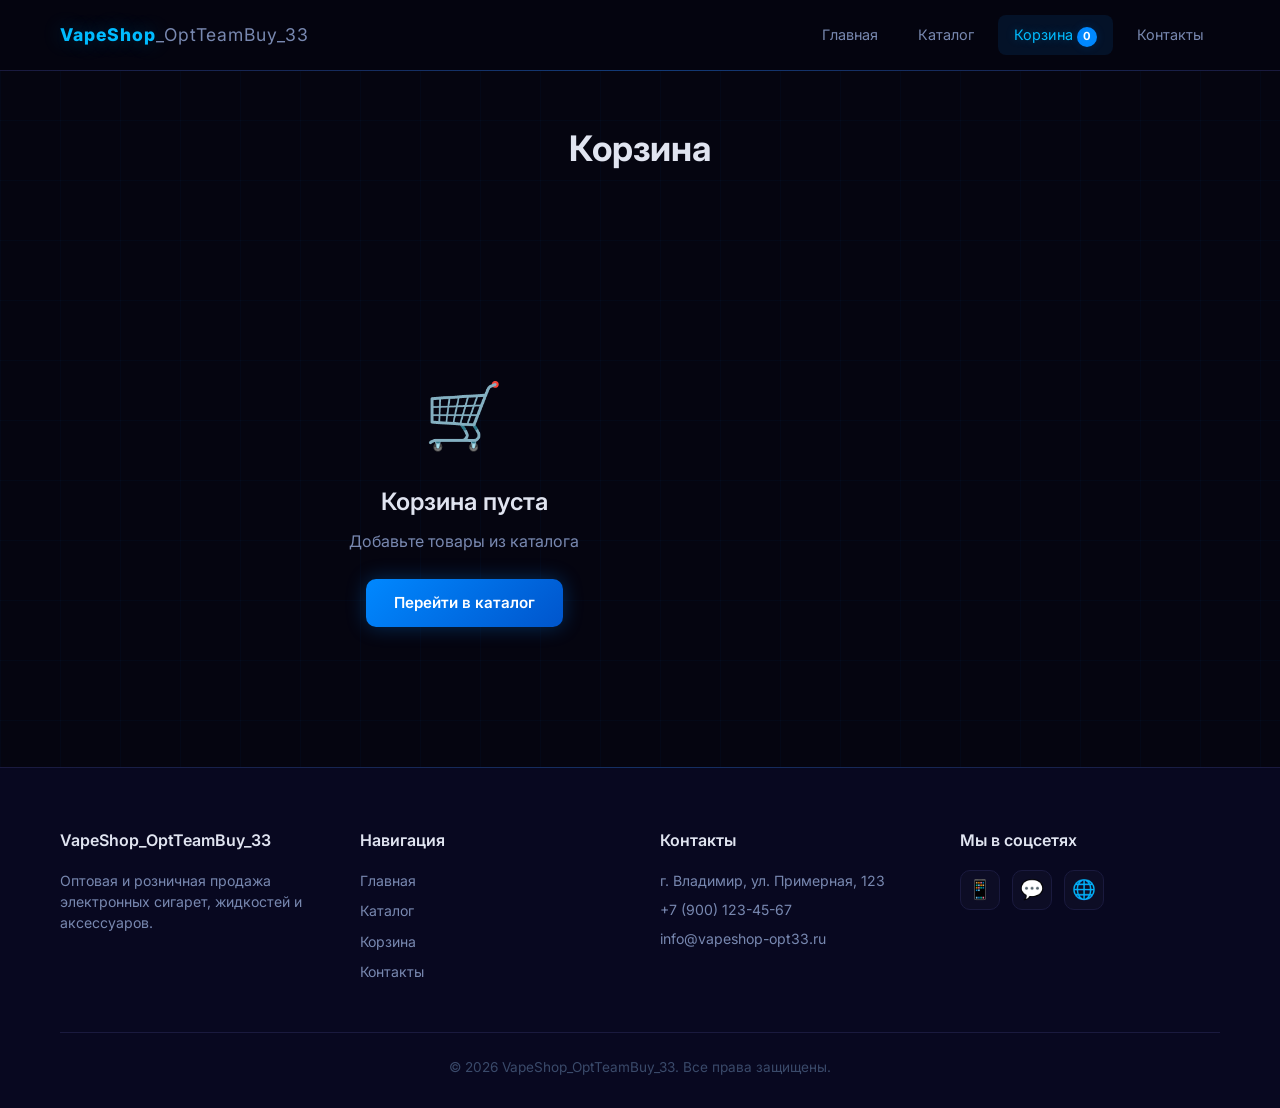
<file: VapeShop_OptTeamBuy_33/cart.html>
<!DOCTYPE html>
<html lang="ru">
<head>
  <meta charset="UTF-8">
  <meta name="viewport" content="width=device-width, initial-scale=1.0">
  <title>Корзина — VapeShop_OptTeamBuy_33</title>
  <link rel="stylesheet" href="css/style.css">
  <link rel="icon" type="image/svg+xml" href="data:image/svg+xml,<svg xmlns='http://www.w3.org/2000/svg' viewBox='0 0 100 100'><text y='.9em' font-size='90'>💨</text></svg>">
</head>
<body>
  <div class="smoke-overlay">
    <div class="smoke-particle"></div>
    <div class="smoke-particle"></div>
    <div class="smoke-particle"></div>
    <div class="smoke-particle"></div>
  </div>
  <header class="header">
    <div class="container">
      <div class="header__inner">
        <a href="index.html" class="logo">VapeShop<span>_OptTeamBuy_33</span></a>
        <nav class="nav" id="nav">
          <a href="index.html" class="nav__link">Главная</a>
          <a href="catalog.html" class="nav__link">Каталог</a>
          <a href="cart.html" class="nav__link nav__link--active">Корзина <span class="cart-count" id="cartCount">0</span></a>
          <a href="contacts.html" class="nav__link">Контакты</a>
        </nav>
        <button class="burger" id="burger" aria-label="Меню">
          <span></span><span></span><span></span>
        </button>
      </div>
    </div>
  </header>

  <section class="page-header">
    <div class="container">
      <h1 class="page-header__title">Корзина</h1>
    </div>
  </section>

  <section class="section cart-page">
    <div class="container">
      <div class="cart-layout">
        <div class="cart-items" id="cartItems">
          <div class="cart-empty" id="cartEmpty">
            <div class="cart-empty__icon">🛒</div>
            <h2 class="cart-empty__title">Корзина пуста</h2>
            <p class="cart-empty__text">Добавьте товары из каталога</p>
            <a href="catalog.html" class="btn btn--primary">Перейти в каталог</a>
          </div>
        </div>
        <aside class="cart-summary" id="cartSummary">
          <h3 class="cart-summary__title">Итого</h3>
          <div class="cart-summary__row">
            <span>Товаров:</span>
            <span id="cartTotalItems">0</span>
          </div>
          <div class="cart-summary__row cart-summary__row--total">
            <span>Сумма:</span>
            <span id="cartTotalPrice">0 ₽</span>
          </div>
          <button class="btn btn--primary btn--full" id="checkoutBtn">Оформить заказ</button>
          <button class="btn btn--outline btn--full" id="clearCartBtn">Очистить корзину</button>
        </aside>
      </div>
    </div>
  </section>

  <div class="modal" id="orderModal">
    <div class="modal__overlay"></div>
    <div class="modal__content">
      <button class="modal__close" id="modalClose">&times;</button>
      <h2 class="modal__title">Оформление заказа</h2>
      <form class="order-form" id="orderForm">
        <div class="form-group">
          <label class="form-label" for="orderName">Имя</label>
          <input type="text" class="form-input" id="orderName" required>
        </div>
        <div class="form-group">
          <label class="form-label" for="orderPhone">Телефон</label>
          <input type="tel" class="form-input" id="orderPhone" required placeholder="+7 (___) ___-__-__">
        </div>
        <div class="form-group">
          <label class="form-label" for="orderEmail">Email</label>
          <input type="email" class="form-input" id="orderEmail">
        </div>
        <div class="form-group">
          <label class="form-label" for="orderComment">Комментарий к заказу</label>
          <textarea class="form-input form-textarea" id="orderComment" rows="3"></textarea>
        </div>
        <div class="form-group">
          <label class="form-label">Способ получения</label>
          <div class="radio-group">
            <label class="radio-label">
              <input type="radio" name="delivery" value="pickup" checked> Самовывоз
            </label>
            <label class="radio-label">
              <input type="radio" name="delivery" value="delivery"> Доставка
            </label>
          </div>
        </div>
        <button type="submit" class="btn btn--primary btn--full">Отправить заказ</button>
      </form>
    </div>
  </div>

  <footer class="footer">
    <div class="container">
      <div class="footer__inner">
        <div class="footer__col">
          <h3 class="footer__title">VapeShop_OptTeamBuy_33</h3>
          <p class="footer__text">Оптовая и розничная продажа электронных сигарет, жидкостей и аксессуаров.</p>
        </div>
        <div class="footer__col">
          <h3 class="footer__title">Навигация</h3>
          <a href="index.html" class="footer__link">Главная</a>
          <a href="catalog.html" class="footer__link">Каталог</a>
          <a href="cart.html" class="footer__link">Корзина</a>
          <a href="contacts.html" class="footer__link">Контакты</a>
        </div>
        <div class="footer__col">
          <h3 class="footer__title">Контакты</h3>
          <p class="footer__text">г. Владимир, ул. Примерная, 123</p>
          <p class="footer__text">+7 (900) 123-45-67</p>
          <p class="footer__text">info@vapeshop-opt33.ru</p>
        </div>
        <div class="footer__col">
          <h3 class="footer__title">Мы в соцсетях</h3>
          <div class="social-links">
            <a href="#" class="social-link" aria-label="Telegram">📱</a>
            <a href="#" class="social-link" aria-label="WhatsApp">💬</a>
            <a href="#" class="social-link" aria-label="VK">🌐</a>
          </div>
        </div>
      </div>
      <div class="footer__bottom">
        <p>&copy; 2026 VapeShop_OptTeamBuy_33. Все права защищены.</p>
      </div>
    </div>
  </footer>

  <script src="js/telegram.js"></script>
  <script src="js/products.js"></script>
  <script src="js/cart.js"></script>
  <script src="js/catalog.js"></script>
  <script src="js/main.js"></script>
</body>
</html>
</file>
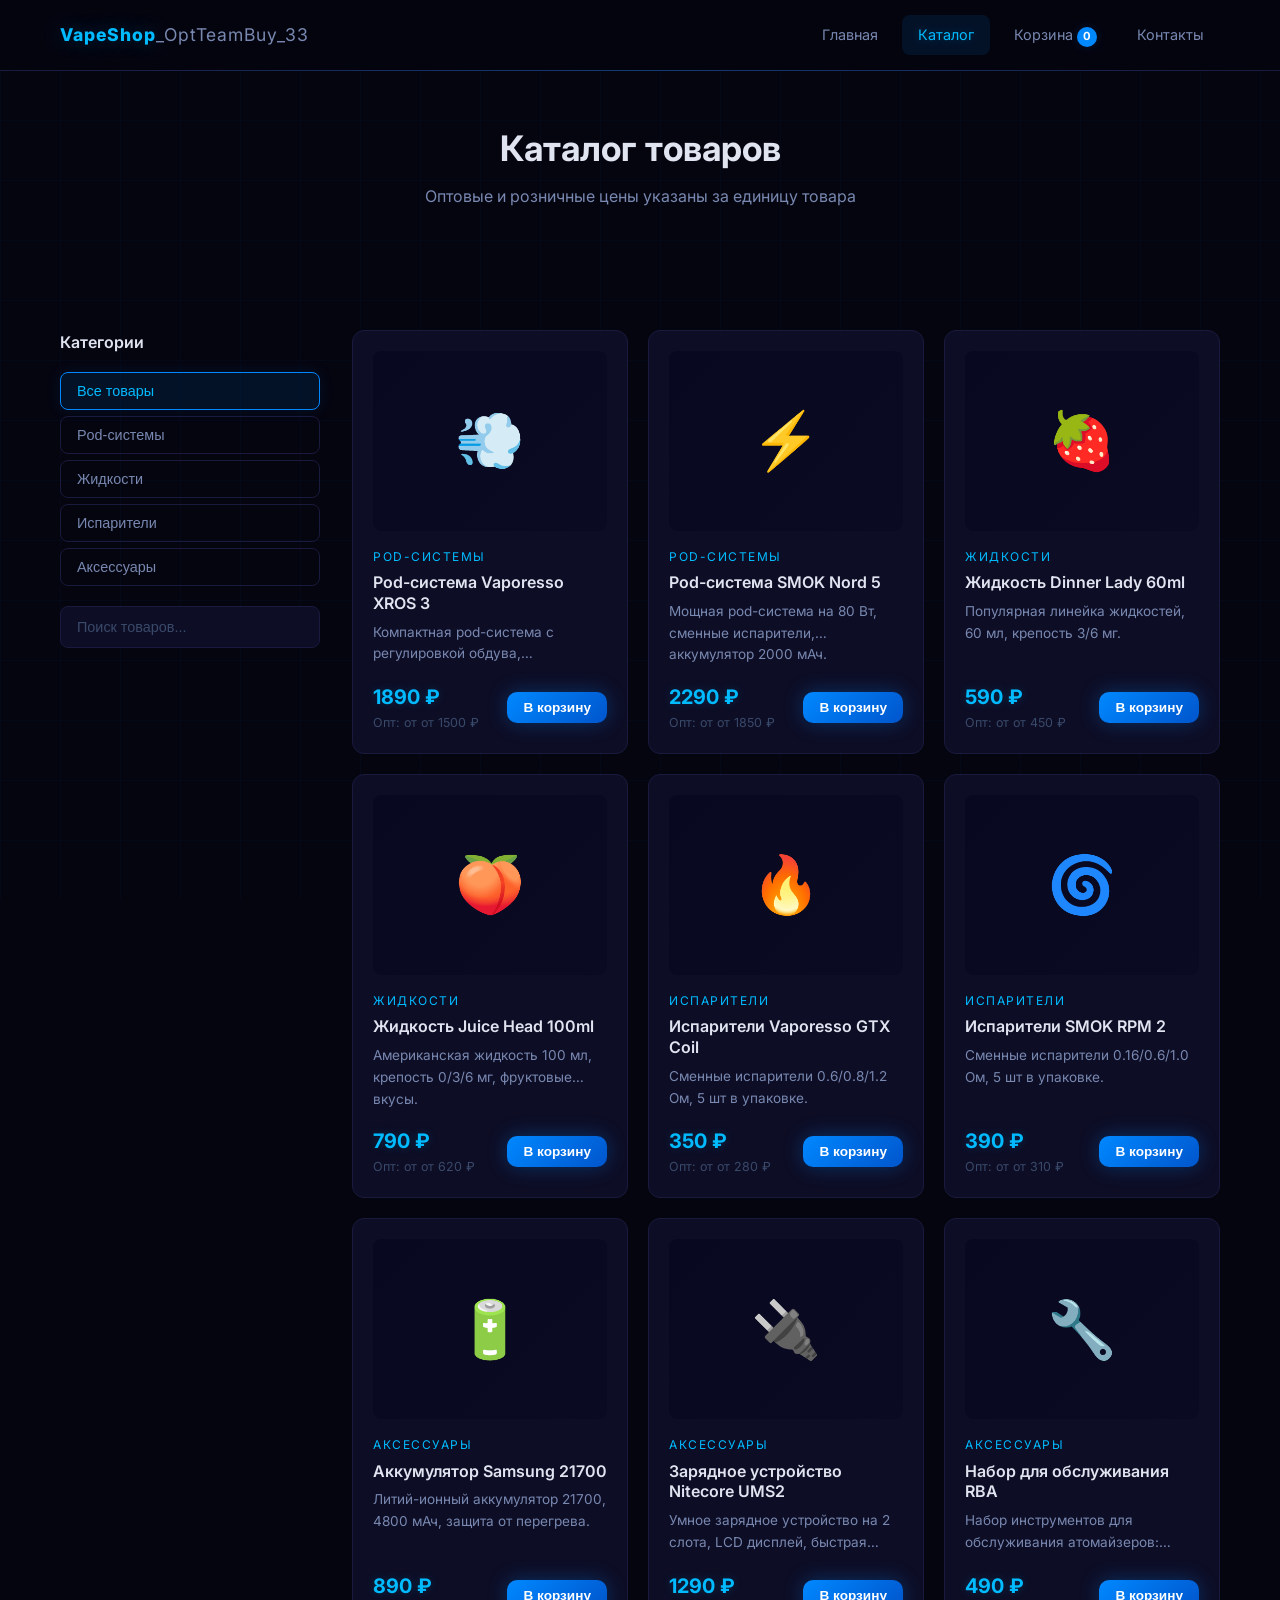
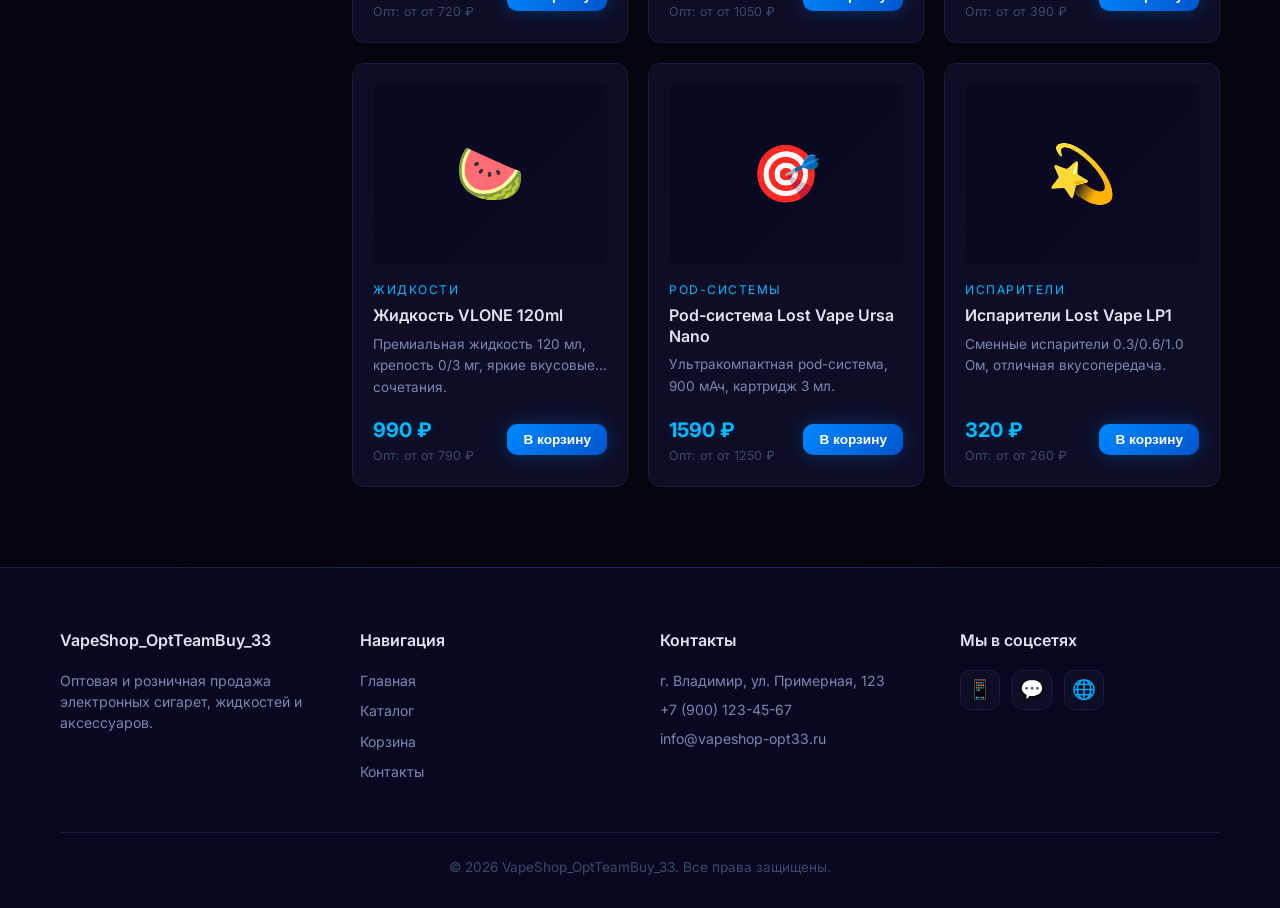
<file: VapeShop_OptTeamBuy_33/catalog.html>
<!DOCTYPE html>
<html lang="ru">
<head>
  <meta charset="UTF-8">
  <meta name="viewport" content="width=device-width, initial-scale=1.0">
  <title>Каталог — VapeShop_OptTeamBuy_33</title>
  <link rel="stylesheet" href="css/style.css">
  <link rel="icon" type="image/svg+xml" href="data:image/svg+xml,<svg xmlns='http://www.w3.org/2000/svg' viewBox='0 0 100 100'><text y='.9em' font-size='90'>💨</text></svg>">
</head>
<body>
  <div class="smoke-overlay">
    <div class="smoke-particle"></div>
    <div class="smoke-particle"></div>
    <div class="smoke-particle"></div>
    <div class="smoke-particle"></div>
  </div>
  <header class="header">
    <div class="container">
      <div class="header__inner">
        <a href="index.html" class="logo">VapeShop<span>_OptTeamBuy_33</span></a>
        <nav class="nav" id="nav">
          <a href="index.html" class="nav__link">Главная</a>
          <a href="catalog.html" class="nav__link nav__link--active">Каталог</a>
          <a href="cart.html" class="nav__link">Корзина <span class="cart-count" id="cartCount">0</span></a>
          <a href="contacts.html" class="nav__link">Контакты</a>
        </nav>
        <button class="burger" id="burger" aria-label="Меню">
          <span></span><span></span><span></span>
        </button>
      </div>
    </div>
  </header>

  <section class="page-header">
    <div class="container">
      <h1 class="page-header__title">Каталог товаров</h1>
      <p class="page-header__subtitle">Оптовые и розничные цены указаны за единицу товара</p>
    </div>
  </section>

  <section class="section catalog-page">
    <div class="container">
      <div class="catalog-layout">
        <aside class="catalog-sidebar">
          <h3 class="catalog-sidebar__title">Категории</h3>
          <div class="catalog-sidebar__filters" id="categoryFilters">
            <button class="filter-btn filter-btn--active" data-category="all">Все товары</button>
            <button class="filter-btn" data-category="pod">Pod-системы</button>
            <button class="filter-btn" data-category="liquid">Жидкости</button>
            <button class="filter-btn" data-category="coils">Испарители</button>
            <button class="filter-btn" data-category="accessories">Аксессуары</button>
          </div>
          <div class="catalog-sidebar__search">
            <input type="text" id="searchInput" class="search-input" placeholder="Поиск товаров...">
          </div>
        </aside>
        <div class="catalog-content">
          <div class="products" id="catalogProducts">
          </div>
        </div>
      </div>
    </div>
  </section>

  <footer class="footer">
    <div class="container">
      <div class="footer__inner">
        <div class="footer__col">
          <h3 class="footer__title">VapeShop_OptTeamBuy_33</h3>
          <p class="footer__text">Оптовая и розничная продажа электронных сигарет, жидкостей и аксессуаров.</p>
        </div>
        <div class="footer__col">
          <h3 class="footer__title">Навигация</h3>
          <a href="index.html" class="footer__link">Главная</a>
          <a href="catalog.html" class="footer__link">Каталог</a>
          <a href="cart.html" class="footer__link">Корзина</a>
          <a href="contacts.html" class="footer__link">Контакты</a>
        </div>
        <div class="footer__col">
          <h3 class="footer__title">Контакты</h3>
          <p class="footer__text">г. Владимир, ул. Примерная, 123</p>
          <p class="footer__text">+7 (900) 123-45-67</p>
          <p class="footer__text">info@vapeshop-opt33.ru</p>
        </div>
        <div class="footer__col">
          <h3 class="footer__title">Мы в соцсетях</h3>
          <div class="social-links">
            <a href="#" class="social-link" aria-label="Telegram">📱</a>
            <a href="#" class="social-link" aria-label="WhatsApp">💬</a>
            <a href="#" class="social-link" aria-label="VK">🌐</a>
          </div>
        </div>
      </div>
      <div class="footer__bottom">
        <p>&copy; 2026 VapeShop_OptTeamBuy_33. Все права защищены.</p>
      </div>
    </div>
  </footer>

  <script src="js/telegram.js"></script>
  <script src="js/products.js"></script>
  <script src="js/cart.js"></script>
  <script src="js/catalog.js"></script>
  <script src="js/main.js"></script>
</body>
</html>
</file>
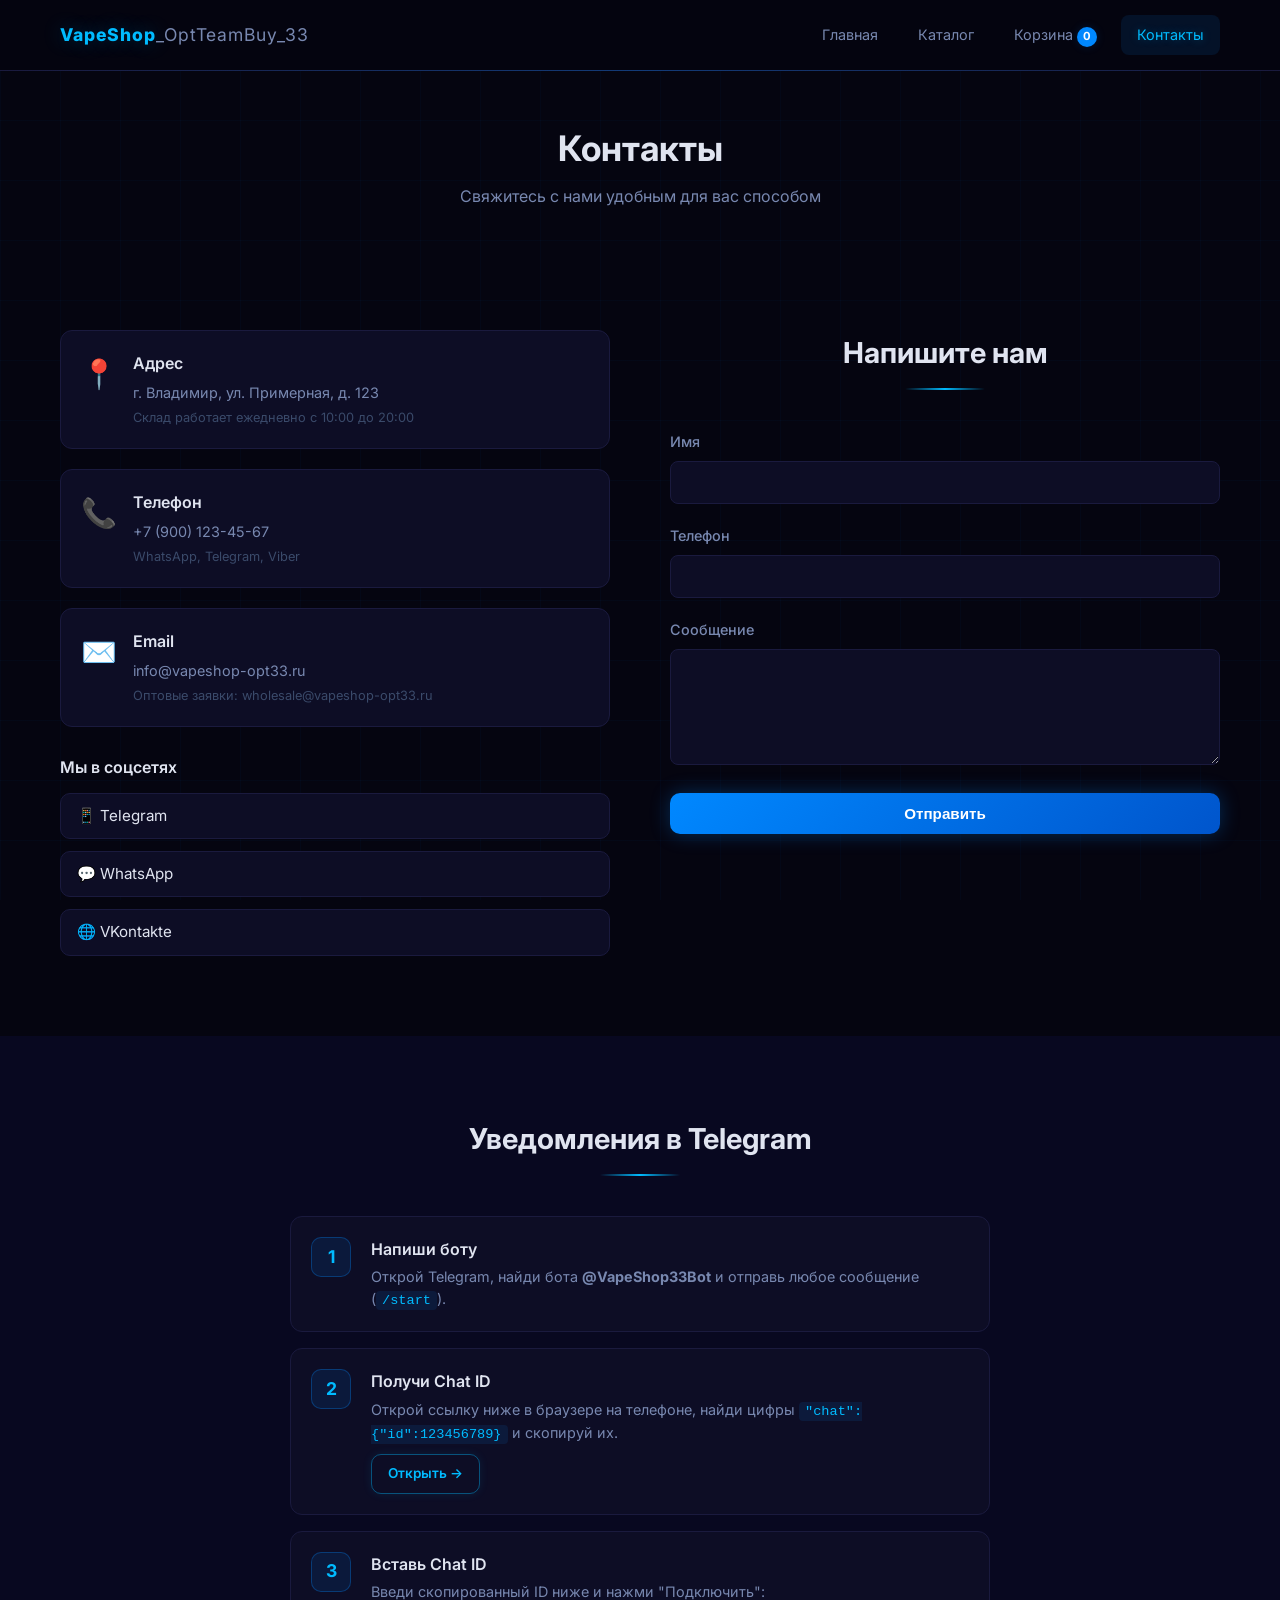
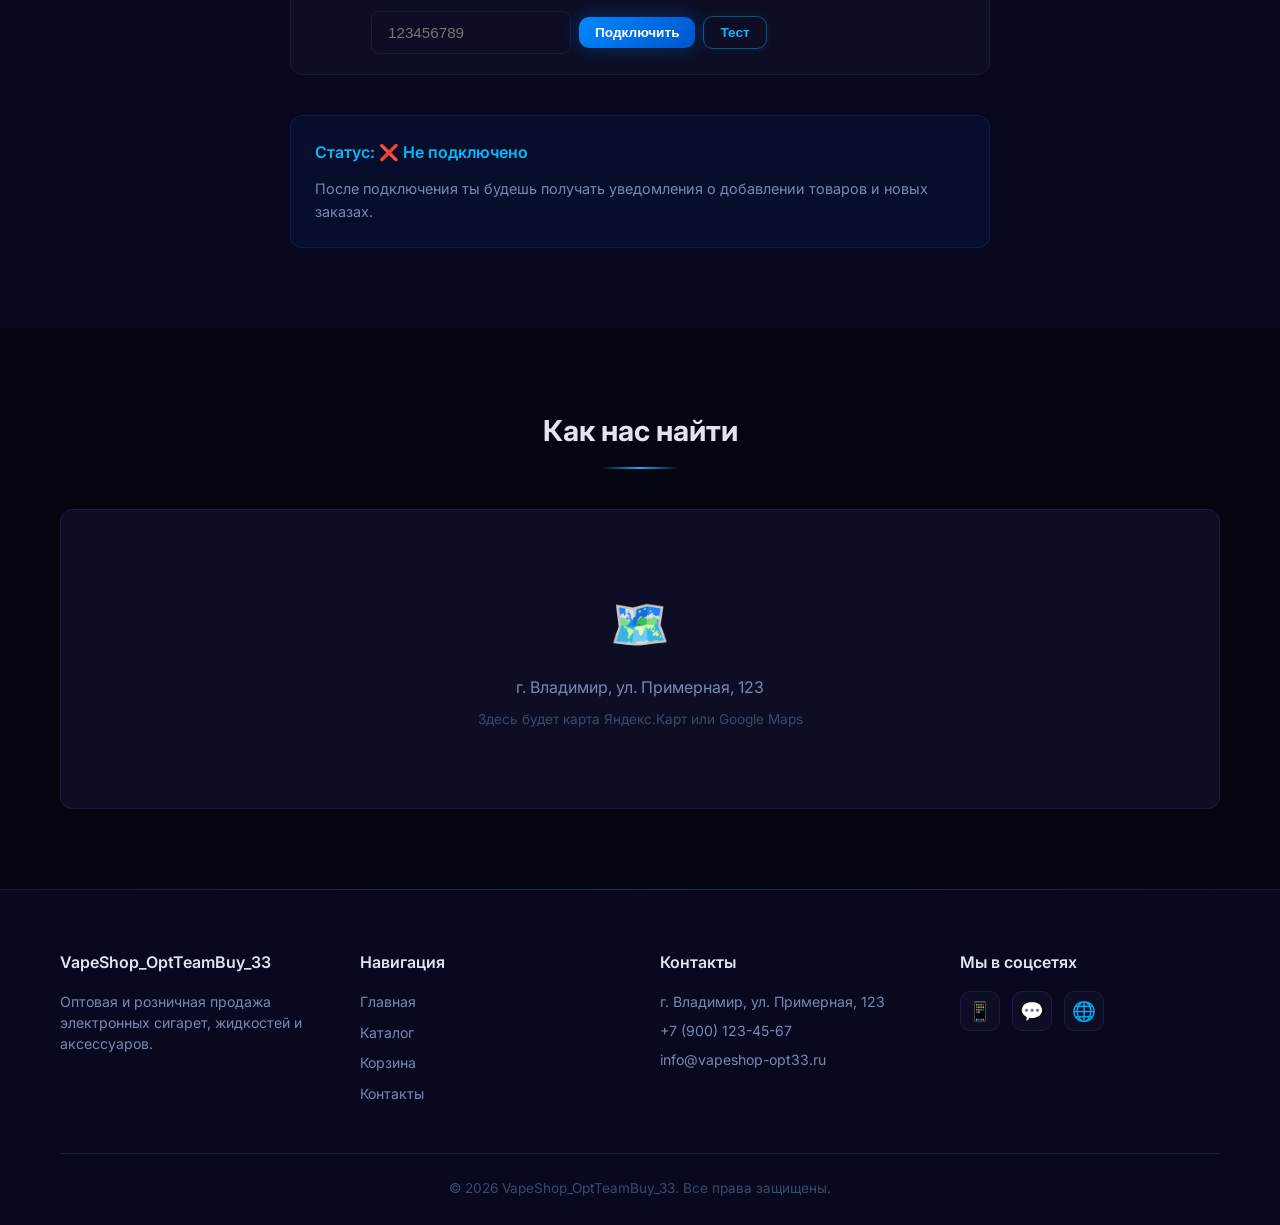
<file: VapeShop_OptTeamBuy_33/contacts.html>
<!DOCTYPE html>
<html lang="ru">
<head>
  <meta charset="UTF-8">
  <meta name="viewport" content="width=device-width, initial-scale=1.0">
  <title>Контакты — VapeShop_OptTeamBuy_33</title>
  <link rel="stylesheet" href="css/style.css">
  <link rel="icon" type="image/svg+xml" href="data:image/svg+xml,<svg xmlns='http://www.w3.org/2000/svg' viewBox='0 0 100 100'><text y='.9em' font-size='90'>💨</text></svg>">
</head>
<body>
  <div class="smoke-overlay">
    <div class="smoke-particle"></div>
    <div class="smoke-particle"></div>
    <div class="smoke-particle"></div>
    <div class="smoke-particle"></div>
  </div>
  <header class="header">
    <div class="container">
      <div class="header__inner">
        <a href="index.html" class="logo">VapeShop<span>_OptTeamBuy_33</span></a>
        <nav class="nav" id="nav">
          <a href="index.html" class="nav__link">Главная</a>
          <a href="catalog.html" class="nav__link">Каталог</a>
          <a href="cart.html" class="nav__link">Корзина <span class="cart-count" id="cartCount">0</span></a>
          <a href="contacts.html" class="nav__link nav__link--active">Контакты</a>
        </nav>
        <button class="burger" id="burger" aria-label="Меню">
          <span></span><span></span><span></span>
        </button>
      </div>
    </div>
  </header>

  <section class="page-header">
    <div class="container">
      <h1 class="page-header__title">Контакты</h1>
      <p class="page-header__subtitle">Свяжитесь с нами удобным для вас способом</p>
    </div>
  </section>

  <section class="section contacts-page">
    <div class="container">
      <div class="contacts-layout">
        <div class="contacts-info">
          <div class="contact-card">
            <div class="contact-card__icon">📍</div>
            <div class="contact-card__info">
              <h3>Адрес</h3>
              <p>г. Владимир, ул. Примерная, д. 123</p>
              <p class="contact-card__note">Склад работает ежедневно с 10:00 до 20:00</p>
            </div>
          </div>
          <div class="contact-card">
            <div class="contact-card__icon">📞</div>
            <div class="contact-card__info">
              <h3>Телефон</h3>
              <p>+7 (900) 123-45-67</p>
              <p class="contact-card__note">WhatsApp, Telegram, Viber</p>
            </div>
          </div>
          <div class="contact-card">
            <div class="contact-card__icon">✉️</div>
            <div class="contact-card__info">
              <h3>Email</h3>
              <p>info@vapeshop-opt33.ru</p>
              <p class="contact-card__note">Оптовые заявки: wholesale@vapeshop-opt33.ru</p>
            </div>
          </div>
          <div class="social-section">
            <h3>Мы в соцсетях</h3>
            <div class="social-links social-links--large">
              <a href="#" class="social-link" aria-label="Telegram">📱 Telegram</a>
              <a href="#" class="social-link" aria-label="WhatsApp">💬 WhatsApp</a>
              <a href="#" class="social-link" aria-label="VK">🌐 VKontakte</a>
            </div>
          </div>
        </div>
        <div class="contacts-form">
          <h2 class="section__title">Напишите нам</h2>
          <form class="order-form" id="contactForm">
            <div class="form-group">
              <label class="form-label" for="contactName">Имя</label>
              <input type="text" class="form-input" id="contactName" required>
            </div>
            <div class="form-group">
              <label class="form-label" for="contactPhone">Телефон</label>
              <input type="tel" class="form-input" id="contactPhone" required>
            </div>
            <div class="form-group">
              <label class="form-label" for="contactMessage">Сообщение</label>
              <textarea class="form-input form-textarea" id="contactMessage" rows="5" required></textarea>
            </div>
            <button type="submit" class="btn btn--primary btn--full">Отправить</button>
          </form>
        </div>
      </div>
    </div>
  </section>

  <section class="section setup-section">
    <div class="container">
      <h2 class="section__title">Уведомления в Telegram</h2>
      <div class="setup__inner">
        <div class="setup__steps">
          <div class="setup__step">
            <div class="setup__step-num">1</div>
            <div class="setup__step-content">
              <h3>Напиши боту</h3>
              <p>Открой Telegram, найди бота <strong>@VapeShop33Bot</strong> и отправь любое сообщение (<code>/start</code>).</p>
            </div>
          </div>
          <div class="setup__step">
            <div class="setup__step-num">2</div>
            <div class="setup__step-content">
              <h3>Получи Chat ID</h3>
              <p>Открой ссылку ниже в браузере на телефоне, найди цифры <code>"chat":{"id":123456789}</code> и скопируй их.</p>
              <a href="https://api.telegram.org/bot8990430263:AAGQmAlhFR5JGNaQwlu9lJkRAOpPVH4UQi4/getUpdates" target="_blank" class="btn btn--small btn--outline" style="margin-top:8px">Открыть →</a>
            </div>
          </div>
          <div class="setup__step">
            <div class="setup__step-num">3</div>
            <div class="setup__step-content">
              <h3>Вставь Chat ID</h3>
              <p>Введи скопированный ID ниже и нажми "Подключить":</p>
              <div style="display:flex;gap:8px;margin-top:8px;align-items:center">
                <input type="text" id="chatIdInput" class="form-input" style="max-width:200px" placeholder="123456789">
                <button class="btn btn--small btn--primary" onclick="connectTelegram()">Подключить</button>
                <button class="btn btn--small btn--outline" onclick="testTelegram()">Тест</button>
              </div>
            </div>
          </div>
        </div>
        <div class="setup__result" id="setupResult">
          <h3>Статус: <span id="tgStatus">❌ Не подключено</span></h3>
          <p style="color:var(--text-secondary);font-size:0.9rem;margin-top:8px">После подключения ты будешь получать уведомления о добавлении товаров и новых заказах.</p>
        </div>
      </div>
    </div>
  </section>

  <section class="section map-section">
    <div class="container">
      <h2 class="section__title">Как нас найти</h2>
      <div class="map-placeholder">
        <div class="map-placeholder__content">
          <div class="map-placeholder__icon">🗺️</div>
          <p>г. Владимир, ул. Примерная, 123</p>
          <p class="map-placeholder__hint">Здесь будет карта Яндекс.Карт или Google Maps</p>
        </div>
      </div>
    </div>
  </section>

  <footer class="footer">
    <div class="container">
      <div class="footer__inner">
        <div class="footer__col">
          <h3 class="footer__title">VapeShop_OptTeamBuy_33</h3>
          <p class="footer__text">Оптовая и розничная продажа электронных сигарет, жидкостей и аксессуаров.</p>
        </div>
        <div class="footer__col">
          <h3 class="footer__title">Навигация</h3>
          <a href="index.html" class="footer__link">Главная</a>
          <a href="catalog.html" class="footer__link">Каталог</a>
          <a href="cart.html" class="footer__link">Корзина</a>
          <a href="contacts.html" class="footer__link">Контакты</a>
        </div>
        <div class="footer__col">
          <h3 class="footer__title">Контакты</h3>
          <p class="footer__text">г. Владимир, ул. Примерная, 123</p>
          <p class="footer__text">+7 (900) 123-45-67</p>
          <p class="footer__text">info@vapeshop-opt33.ru</p>
        </div>
        <div class="footer__col">
          <h3 class="footer__title">Мы в соцсетях</h3>
          <div class="social-links">
            <a href="#" class="social-link" aria-label="Telegram">📱</a>
            <a href="#" class="social-link" aria-label="WhatsApp">💬</a>
            <a href="#" class="social-link" aria-label="VK">🌐</a>
          </div>
        </div>
      </div>
      <div class="footer__bottom">
        <p>&copy; 2026 VapeShop_OptTeamBuy_33. Все права защищены.</p>
      </div>
    </div>
  </footer>

  <script src="js/telegram.js"></script>
  <script src="js/products.js"></script>
  <script src="js/cart.js"></script>
  <script src="js/main.js"></script>
</body>
</html>
</file>
<file: VapeShop_OptTeamBuy_33/css/style.css>
@import url('https://fonts.googleapis.com/css2?family=Inter:wght@400;500;600;700;800;900&display=swap');

*,
*::before,
*::after {
  margin: 0;
  padding: 0;
  box-sizing: border-box;
}

:root {
  --bg-primary: #050510;
  --bg-secondary: #080820;
  --bg-card: #0d0d25;
  --bg-card-hover: #12122e;
  --text-primary: #e0e4f0;
  --text-secondary: #7888b0;
  --text-muted: #3a4a6a;
  --accent: #0088ff;
  --accent-hover: #33aaff;
  --accent-glow: rgba(0, 136, 255, 0.15);
  --accent-neon: #00bbff;
  --accent-purple: #6644ff;
  --border: #1a1a3e;
  --border-glow: rgba(0, 136, 255, 0.3);
  --danger: #ff3355;
  --radius: 12px;
  --shadow: 0 8px 40px rgba(0, 0, 0, 0.5);
}

html {
  scroll-behavior: smooth;
}

body {
  font-family: 'Inter', -apple-system, BlinkMacSystemFont, 'Segoe UI', Roboto, sans-serif;
  background: var(--bg-primary);
  color: var(--text-primary);
  line-height: 1.6;
  min-height: 100vh;
}

body::before {
  content: '';
  position: fixed;
  inset: 0;
  background-image:
    linear-gradient(rgba(0, 136, 255, 0.03) 1px, transparent 1px),
    linear-gradient(90deg, rgba(0, 136, 255, 0.03) 1px, transparent 1px);
  background-size: 60px 60px;
  pointer-events: none;
  z-index: 0;
}

a { text-decoration: none; color: inherit; }
img { max-width: 100%; display: block; }

.container {
  max-width: 1200px;
  margin: 0 auto;
  padding: 0 20px;
  position: relative;
  z-index: 1;
}

/* Smoke / Fog */
.smoke-overlay {
  position: fixed;
  inset: 0;
  pointer-events: none;
  z-index: 0;
  overflow: hidden;
}

.smoke-particle {
  position: absolute;
  bottom: -200px;
  width: 400px;
  height: 400px;
  border-radius: 50%;
  filter: blur(80px);
  opacity: 0;
  animation: smokeRise 12s ease-in-out infinite;
}

.smoke-particle:nth-child(1) {
  left: 5%;
  background: radial-gradient(circle, rgba(0, 136, 255, 0.08), transparent);
  animation-delay: 0s;
  animation-duration: 14s;
}

.smoke-particle:nth-child(2) {
  left: 30%;
  background: radial-gradient(circle, rgba(102, 68, 255, 0.06), transparent);
  animation-delay: 3s;
  animation-duration: 16s;
  width: 500px;
  height: 500px;
}

.smoke-particle:nth-child(3) {
  left: 55%;
  background: radial-gradient(circle, rgba(0, 187, 255, 0.07), transparent);
  animation-delay: 6s;
  animation-duration: 13s;
  width: 350px;
  height: 350px;
}

.smoke-particle:nth-child(4) {
  left: 80%;
  background: radial-gradient(circle, rgba(0, 136, 255, 0.05), transparent);
  animation-delay: 9s;
  animation-duration: 15s;
  width: 450px;
  height: 450px;
}

@keyframes smokeRise {
  0% { transform: translateY(0) scale(0.8); opacity: 0; }
  20% { opacity: 1; }
  80% { opacity: 0.6; }
  100% { transform: translateY(-120vh) scale(1.2); opacity: 0; }
}

/* Header */
.header {
  position: fixed;
  top: 0;
  left: 0;
  right: 0;
  z-index: 1000;
  background: rgba(5, 5, 16, 0.92);
  backdrop-filter: blur(20px);
  border-bottom: 1px solid var(--border);
}

.header::after {
  content: '';
  position: absolute;
  bottom: -1px;
  left: 0;
  right: 0;
  height: 1px;
  background: linear-gradient(90deg, transparent, var(--accent), transparent);
  opacity: 0.3;
}

.header__inner {
  display: flex;
  align-items: center;
  justify-content: space-between;
  height: 70px;
}

.logo {
  font-size: 1.1rem;
  font-weight: 800;
  color: var(--accent-neon);
  letter-spacing: 1px;
  text-shadow: 0 0 20px rgba(0, 187, 255, 0.3);
}

.logo span {
  color: var(--text-secondary);
  font-weight: 400;
  text-shadow: none;
}

.nav { display: flex; gap: 8px; }

.nav__link {
  padding: 8px 16px;
  border-radius: 8px;
  color: var(--text-secondary);
  font-size: 0.9rem;
  transition: all 0.3s;
  position: relative;
}

.nav__link:hover {
  color: var(--text-primary);
  background: rgba(0, 136, 255, 0.08);
  text-shadow: 0 0 10px rgba(0, 187, 255, 0.2);
}

.nav__link--active {
  color: var(--accent-neon);
  background: rgba(0, 136, 255, 0.1);
  text-shadow: 0 0 10px rgba(0, 187, 255, 0.3);
}

.cart-count {
  display: inline-flex;
  align-items: center;
  justify-content: center;
  min-width: 20px;
  height: 20px;
  padding: 0 6px;
  background: var(--accent);
  color: white;
  border-radius: 10px;
  font-size: 0.7rem;
  font-weight: 700;
  vertical-align: middle;
  box-shadow: 0 0 10px var(--accent-glow);
}

.burger {
  display: none;
  flex-direction: column;
  gap: 5px;
  background: none;
  border: none;
  cursor: pointer;
  padding: 8px;
}

.burger span {
  display: block;
  width: 24px;
  height: 2px;
  background: var(--text-primary);
  border-radius: 2px;
  transition: all 0.3s;
}

/* Buttons */
.btn {
  display: inline-flex;
  align-items: center;
  justify-content: center;
  gap: 8px;
  padding: 12px 28px;
  border-radius: 10px;
  font-size: 0.95rem;
  font-weight: 600;
  cursor: pointer;
  transition: all 0.3s;
  border: none;
  text-decoration: none;
  position: relative;
  overflow: hidden;
}

.btn--primary {
  background: linear-gradient(135deg, var(--accent), #0055cc);
  color: white;
  box-shadow: 0 0 20px rgba(0, 136, 255, 0.3);
}

.btn--primary:hover {
  background: linear-gradient(135deg, var(--accent-hover), #0066dd);
  box-shadow: 0 0 40px rgba(0, 136, 255, 0.5);
  transform: translateY(-2px);
}

.btn--outline {
  background: transparent;
  color: var(--accent-neon);
  border: 1px solid rgba(0, 187, 255, 0.4);
  box-shadow: 0 0 10px rgba(0, 187, 255, 0.1);
}

.btn--outline:hover {
  background: rgba(0, 136, 255, 0.1);
  border-color: var(--accent-neon);
  box-shadow: 0 0 30px rgba(0, 187, 255, 0.2);
  transform: translateY(-2px);
}

.btn--full { width: 100%; }
.btn--small { padding: 8px 16px; font-size: 0.85rem; }

/* Hero */
.hero {
  min-height: 100vh;
  display: flex;
  align-items: center;
  position: relative;
  overflow: hidden;
}

.hero::before {
  content: '';
  position: absolute;
  top: -50%;
  left: -50%;
  width: 200%;
  height: 200%;
  background:
    radial-gradient(ellipse at 20% 50%, rgba(0, 136, 255, 0.1) 0%, transparent 50%),
    radial-gradient(ellipse at 80% 30%, rgba(102, 68, 255, 0.08) 0%, transparent 50%),
    radial-gradient(ellipse at 50% 80%, rgba(0, 187, 255, 0.06) 0%, transparent 50%);
  pointer-events: none;
  animation: heroPulse 8s ease-in-out infinite;
}

@keyframes heroPulse {
  0%, 100% { opacity: 0.6; }
  50% { opacity: 1; }
}

.hero__scanline {
  position: absolute;
  top: 0;
  left: 0;
  right: 0;
  height: 2px;
  background: linear-gradient(90deg, transparent, var(--accent-neon), transparent);
  opacity: 0.5;
  animation: scanMove 4s linear infinite;
  z-index: 0;
}

@keyframes scanMove {
  0% { transform: translateY(0); }
  100% { transform: translateY(100vh); }
}

.hero__corner {
  position: absolute;
  width: 60px;
  height: 60px;
  border-color: var(--accent);
  opacity: 0.4;
}

.hero__corner--tl { top: 40px; left: 40px; border-top: 2px solid; border-left: 2px solid; }
.hero__corner--tr { top: 40px; right: 40px; border-top: 2px solid; border-right: 2px solid; }
.hero__corner--bl { bottom: 40px; left: 40px; border-bottom: 2px solid; border-left: 2px solid; }
.hero__corner--br { bottom: 40px; right: 40px; border-bottom: 2px solid; border-right: 2px solid; }

.hero__content {
  position: relative;
  z-index: 2;
  text-align: center;
  max-width: 750px;
  margin: 0 auto;
}

.hero__badge {
  display: inline-flex;
  align-items: center;
  gap: 8px;
  padding: 6px 16px;
  border-radius: 20px;
  background: rgba(0, 136, 255, 0.1);
  border: 1px solid rgba(0, 136, 255, 0.3);
  font-size: 0.8rem;
  color: var(--accent-neon);
  margin-bottom: 24px;
  letter-spacing: 1px;
  text-transform: uppercase;
}

.hero__badge-dot {
  width: 6px;
  height: 6px;
  background: var(--accent-neon);
  border-radius: 50%;
  animation: dotPulse 1.5s ease-in-out infinite;
}

@keyframes dotPulse {
  0%, 100% { opacity: 1; box-shadow: 0 0 6px var(--accent-neon); }
  50% { opacity: 0.3; box-shadow: 0 0 2px var(--accent-neon); }
}

.hero__title {
  font-size: 3.5rem;
  font-weight: 900;
  background: linear-gradient(135deg, var(--accent-neon) 0%, var(--accent) 40%, var(--accent-purple) 100%);
  -webkit-background-clip: text;
  -webkit-text-fill-color: transparent;
  background-clip: text;
  margin-bottom: 20px;
  line-height: 1.15;
  letter-spacing: -1px;
}

.hero__subtitle {
  font-size: 1.15rem;
  color: var(--text-secondary);
  margin-bottom: 36px;
  line-height: 1.7;
}

.hero__actions {
  display: flex;
  gap: 16px;
  justify-content: center;
  flex-wrap: wrap;
}

/* Sections */
.section {
  padding: 80px 0;
  position: relative;
  z-index: 1;
}

.section__title {
  font-size: 1.8rem;
  font-weight: 700;
  margin-bottom: 40px;
  text-align: center;
  position: relative;
  color: var(--text-primary);
}

.section__title::after {
  content: '';
  display: block;
  width: 80px;
  height: 2px;
  background: linear-gradient(90deg, transparent, var(--accent-neon), transparent);
  margin: 12px auto 0;
}

.section__actions { text-align: center; margin-top: 40px; }

/* Features */
.features {
  display: grid;
  grid-template-columns: repeat(auto-fit, minmax(250px, 1fr));
  gap: 24px;
}

.feature-card {
  background: var(--bg-card);
  border: 1px solid var(--border);
  border-radius: var(--radius);
  padding: 32px 24px;
  text-align: center;
  transition: all 0.4s;
  position: relative;
  overflow: hidden;
}

.feature-card::before {
  content: '';
  position: absolute;
  top: 0;
  left: 0;
  right: 0;
  height: 2px;
  background: linear-gradient(90deg, transparent, var(--accent), transparent);
  opacity: 0;
  transition: opacity 0.4s;
}

.feature-card:hover {
  border-color: rgba(0, 136, 255, 0.3);
  transform: translateY(-6px);
  box-shadow: 0 12px 50px rgba(0, 0, 0, 0.4), 0 0 30px rgba(0, 136, 255, 0.05);
}

.feature-card:hover::before { opacity: 1; }

.feature-card__icon { font-size: 2.5rem; margin-bottom: 16px; }
.feature-card__title { font-size: 1.1rem; font-weight: 600; margin-bottom: 8px; }
.feature-card__text { color: var(--text-secondary); font-size: 0.9rem; line-height: 1.5; }

/* Elon Musk section */
.elon-section {
  background: linear-gradient(135deg, var(--bg-primary) 0%, #080828 50%, var(--bg-primary) 100%);
  position: relative;
  overflow: hidden;
}

.elon-section::before {
  content: '';
  position: absolute;
  top: 0;
  left: 0;
  right: 0;
  bottom: 0;
  background: radial-gradient(ellipse at 30% 50%, rgba(0, 136, 255, 0.06) 0%, transparent 60%),
              radial-gradient(ellipse at 70% 50%, rgba(102, 68, 255, 0.04) 0%, transparent 60%);
  pointer-events: none;
}

.elon__inner {
  display: flex;
  align-items: center;
  gap: 60px;
  max-width: 800px;
  margin: 0 auto;
  position: relative;
  z-index: 1;
}

.elon__avatar {
  flex-shrink: 0;
  width: 160px;
  height: 160px;
  position: relative;
}

.elon__avatar::before {
  content: '';
  position: absolute;
  inset: -10px;
  border-radius: 50%;
  background: linear-gradient(135deg, var(--accent), var(--accent-purple));
  opacity: 0.15;
  filter: blur(20px);
  animation: elonGlow 3s ease-in-out infinite;
}

@keyframes elonGlow {
  0%, 100% { opacity: 0.15; transform: scale(1); }
  50% { opacity: 0.3; transform: scale(1.05); }
}

.elon__svg {
  width: 100%;
  height: 100%;
  filter: drop-shadow(0 0 20px rgba(0, 136, 255, 0.2));
}

.elon__quote {
  flex: 1;
}

.elon__quote-icon {
  font-size: 3rem;
  line-height: 1;
  color: var(--accent);
  opacity: 0.3;
  margin-bottom: -10px;
  font-family: Georgia, serif;
}

.elon__quote-text {
  font-size: 1.25rem;
  font-weight: 500;
  line-height: 1.6;
  color: var(--text-primary);
  margin-bottom: 16px;
  font-style: italic;
}

.elon__quote-author {
  font-size: 1rem;
  font-weight: 700;
  color: var(--accent-neon);
  letter-spacing: 1px;
}

.elon__quote-sub {
  font-size: 0.8rem;
  color: var(--text-muted);
  margin-top: 4px;
}

/* Products grid */
.products {
  display: grid;
  grid-template-columns: repeat(auto-fill, minmax(260px, 1fr));
  gap: 20px;
}

.product-card {
  background: var(--bg-card);
  border: 1px solid var(--border);
  border-radius: var(--radius);
  padding: 20px;
  transition: all 0.4s;
  display: flex;
  flex-direction: column;
  position: relative;
  overflow: hidden;
}

.product-card::before {
  content: '';
  position: absolute;
  inset: 0;
  border-radius: var(--radius);
  background: linear-gradient(135deg, rgba(0, 136, 255, 0.05), transparent);
  opacity: 0;
  transition: opacity 0.4s;
}

.product-card:hover {
  border-color: rgba(0, 136, 255, 0.3);
  transform: translateY(-6px);
  box-shadow: 0 12px 50px rgba(0, 0, 0, 0.4), 0 0 30px rgba(0, 136, 255, 0.08);
}

.product-card:hover::before { opacity: 1; }

.product-card__image {
  width: 100%;
  height: 180px;
  background: linear-gradient(135deg, var(--bg-secondary), #0a0a22);
  border-radius: 8px;
  margin-bottom: 16px;
  display: flex;
  align-items: center;
  justify-content: center;
  font-size: 3.5rem;
  overflow: hidden;
  position: relative;
}

.product-card__category {
  font-size: 0.75rem;
  color: var(--accent-neon);
  text-transform: uppercase;
  letter-spacing: 1.5px;
  margin-bottom: 6px;
  position: relative;
  z-index: 1;
}

.product-card__title {
  font-size: 1rem;
  font-weight: 600;
  margin-bottom: 8px;
  line-height: 1.3;
  position: relative;
  z-index: 1;
}

.product-card__description {
  font-size: 0.85rem;
  color: var(--text-secondary);
  margin-bottom: 16px;
  flex: 1;
  display: -webkit-box;
  -webkit-line-clamp: 2;
  -webkit-box-orient: vertical;
  overflow: hidden;
  position: relative;
  z-index: 1;
}

.product-card__footer {
  display: flex;
  align-items: center;
  justify-content: space-between;
  gap: 12px;
  position: relative;
  z-index: 1;
}

.product-card__price {
  font-size: 1.25rem;
  font-weight: 700;
  color: var(--accent-neon);
  text-shadow: 0 0 10px rgba(0, 187, 255, 0.2);
}

.product-card__price-opt {
  font-size: 0.78rem;
  color: var(--text-muted);
}

/* About section */
.about {
  padding: 80px 0;
  background: var(--bg-secondary);
  position: relative;
}

.about__inner {
  display: grid;
  grid-template-columns: 1fr 1fr;
  gap: 60px;
  align-items: center;
}

.about__content p {
  color: var(--text-secondary);
  margin-bottom: 16px;
  font-size: 0.95rem;
}

.about__list {
  list-style: none;
  margin-top: 24px;
}

.about__list li {
  padding: 10px 0;
  padding-left: 28px;
  position: relative;
  color: var(--text-secondary);
  font-size: 0.95rem;
}

.about__list li::before {
  content: '▸';
  position: absolute;
  left: 0;
  color: var(--accent-neon);
  font-weight: 700;
}

.about__image-placeholder {
  width: 100%;
  aspect-ratio: 1;
  background: linear-gradient(135deg, #0a0a22, #050510);
  border: 1px solid rgba(0, 136, 255, 0.2);
  border-radius: var(--radius);
  display: flex;
  align-items: center;
  justify-content: center;
  font-size: 6rem;
  font-weight: 900;
  color: var(--accent-neon);
  box-shadow: 0 0 80px rgba(0, 136, 255, 0.1), inset 0 0 60px rgba(0, 136, 255, 0.05);
  position: relative;
  overflow: hidden;
}

.about__image-placeholder::before {
  content: '';
  position: absolute;
  inset: 0;
  background: linear-gradient(135deg, rgba(0, 136, 255, 0.05), transparent, rgba(102, 68, 255, 0.05));
  animation: shimmer 4s ease-in-out infinite;
}

@keyframes shimmer {
  0%, 100% { opacity: 0.5; }
  50% { opacity: 1; }
}

/* Footer */
.footer {
  background: var(--bg-secondary);
  border-top: 1px solid var(--border);
  padding: 60px 0 30px;
  position: relative;
}

.footer::before {
  content: '';
  position: absolute;
  top: -1px;
  left: 0;
  right: 0;
  height: 1px;
  background: linear-gradient(90deg, transparent, var(--accent), transparent);
  opacity: 0.2;
}

.footer__inner {
  display: grid;
  grid-template-columns: repeat(auto-fit, minmax(200px, 1fr));
  gap: 40px;
  margin-bottom: 40px;
}

.footer__title {
  font-size: 1rem;
  font-weight: 600;
  margin-bottom: 16px;
  color: var(--text-primary);
}

.footer__text {
  font-size: 0.88rem;
  color: var(--text-secondary);
  margin-bottom: 8px;
  line-height: 1.5;
}

.footer__link {
  display: block;
  font-size: 0.88rem;
  color: var(--text-secondary);
  margin-bottom: 8px;
  transition: color 0.3s;
}

.footer__link:hover { color: var(--accent-neon); }

.footer__bottom {
  border-top: 1px solid var(--border);
  padding-top: 24px;
  text-align: center;
  font-size: 0.85rem;
  color: var(--text-muted);
}

.social-links { display: flex; gap: 12px; }
.social-links--large { flex-direction: column; }

.social-link {
  width: 40px;
  height: 40px;
  border-radius: 10px;
  background: var(--bg-card);
  border: 1px solid var(--border);
  display: flex;
  align-items: center;
  justify-content: center;
  font-size: 1.2rem;
  transition: all 0.3s;
}

.social-links--large .social-link {
  width: auto;
  height: auto;
  padding: 10px 16px;
  gap: 8px;
  font-size: 0.95rem;
  justify-content: flex-start;
}

.social-link:hover {
  border-color: var(--accent);
  background: rgba(0, 136, 255, 0.1);
  transform: translateY(-2px);
  box-shadow: 0 0 20px rgba(0, 136, 255, 0.1);
}

/* Page header */
.page-header {
  padding: 120px 0 40px;
  text-align: center;
  position: relative;
}

.page-header__title {
  font-size: 2.2rem;
  font-weight: 700;
  margin-bottom: 8px;
}

.page-header__subtitle {
  color: var(--text-secondary);
  font-size: 1rem;
}

/* Catalog layout */
.catalog-layout {
  display: grid;
  grid-template-columns: 260px 1fr;
  gap: 32px;
}

.catalog-sidebar {
  position: sticky;
  top: 90px;
  align-self: start;
}

.catalog-sidebar__title {
  font-size: 1rem;
  font-weight: 600;
  margin-bottom: 16px;
}

.catalog-sidebar__filters {
  display: flex;
  flex-direction: column;
  gap: 6px;
  margin-bottom: 20px;
}

.filter-btn {
  text-align: left;
  padding: 10px 16px;
  border-radius: 8px;
  background: transparent;
  border: 1px solid var(--border);
  color: var(--text-secondary);
  font-size: 0.9rem;
  cursor: pointer;
  transition: all 0.3s;
}

.filter-btn:hover {
  border-color: rgba(0, 136, 255, 0.3);
  color: var(--text-primary);
}

.filter-btn--active {
  background: rgba(0, 136, 255, 0.1);
  border-color: var(--accent);
  color: var(--accent-neon);
  box-shadow: 0 0 15px rgba(0, 136, 255, 0.1);
}

.search-input {
  width: 100%;
  padding: 12px 16px;
  border-radius: 8px;
  background: var(--bg-card);
  border: 1px solid var(--border);
  color: var(--text-primary);
  font-size: 0.9rem;
  outline: none;
  transition: border-color 0.3s;
}

.search-input:focus { border-color: var(--accent); box-shadow: 0 0 15px rgba(0, 136, 255, 0.1); }
.search-input::placeholder { color: var(--text-muted); }

/* Cart page */
.cart-layout {
  display: grid;
  grid-template-columns: 1fr 320px;
  gap: 32px;
  align-items: start;
}

.cart-empty {
  text-align: center;
  padding: 60px 20px;
}

.cart-empty__icon { font-size: 4rem; margin-bottom: 16px; }
.cart-empty__title { font-size: 1.5rem; font-weight: 600; margin-bottom: 8px; }
.cart-empty__text { color: var(--text-secondary); margin-bottom: 24px; }

.cart-item {
  display: grid;
  grid-template-columns: 80px 1fr auto;
  gap: 16px;
  padding: 20px;
  background: var(--bg-card);
  border: 1px solid var(--border);
  border-radius: var(--radius);
  margin-bottom: 12px;
  align-items: center;
  transition: border-color 0.3s;
}

.cart-item:hover { border-color: rgba(0, 136, 255, 0.2); }

.cart-item__image {
  width: 80px;
  height: 80px;
  background: linear-gradient(135deg, var(--bg-secondary), #0a0a22);
  border-radius: 8px;
  display: flex;
  align-items: center;
  justify-content: center;
  font-size: 2rem;
}

.cart-item__info h3 { font-size: 1rem; font-weight: 600; margin-bottom: 4px; }
.cart-item__info p { font-size: 0.85rem; color: var(--text-secondary); }

.cart-item__controls {
  display: flex;
  align-items: center;
  gap: 12px;
}

.cart-item__qty-btn {
  width: 32px;
  height: 32px;
  border-radius: 8px;
  background: var(--bg-secondary);
  border: 1px solid var(--border);
  color: var(--text-primary);
  font-size: 1.1rem;
  cursor: pointer;
  display: flex;
  align-items: center;
  justify-content: center;
  transition: all 0.2s;
}

.cart-item__qty-btn:hover {
  border-color: var(--accent);
  background: rgba(0, 136, 255, 0.1);
}

.cart-item__qty {
  font-size: 1rem;
  font-weight: 600;
  min-width: 24px;
  text-align: center;
}

.cart-item__price {
  font-size: 1.1rem;
  font-weight: 700;
  color: var(--accent-neon);
  min-width: 80px;
  text-align: right;
}

.cart-item__remove {
  background: none;
  border: none;
  color: var(--text-muted);
  font-size: 1.2rem;
  cursor: pointer;
  padding: 4px 8px;
  border-radius: 6px;
  transition: all 0.2s;
}

.cart-item__remove:hover {
  color: var(--danger);
  background: rgba(255, 51, 85, 0.1);
}

.cart-summary {
  background: var(--bg-card);
  border: 1px solid var(--border);
  border-radius: var(--radius);
  padding: 24px;
  position: sticky;
  top: 90px;
}

.cart-summary__title {
  font-size: 1.1rem;
  font-weight: 600;
  margin-bottom: 20px;
  padding-bottom: 12px;
  border-bottom: 1px solid var(--border);
}

.cart-summary__row {
  display: flex;
  justify-content: space-between;
  margin-bottom: 12px;
  font-size: 0.95rem;
  color: var(--text-secondary);
}

.cart-summary__row--total {
  font-size: 1.2rem;
  font-weight: 700;
  color: var(--text-primary);
  border-top: 1px solid var(--border);
  padding-top: 12px;
  margin-top: 12px;
  margin-bottom: 24px;
}

/* Modal */
.modal {
  display: none;
  position: fixed;
  inset: 0;
  z-index: 2000;
  align-items: center;
  justify-content: center;
}

.modal--open { display: flex; }

.modal__overlay {
  position: absolute;
  inset: 0;
  background: rgba(0, 0, 0, 0.8);
  backdrop-filter: blur(8px);
}

.modal__content {
  position: relative;
  background: var(--bg-secondary);
  border: 1px solid rgba(0, 136, 255, 0.2);
  border-radius: var(--radius);
  padding: 40px;
  width: 100%;
  max-width: 480px;
  max-height: 90vh;
  overflow-y: auto;
  animation: modalIn 0.3s ease;
  box-shadow: 0 0 60px rgba(0, 136, 255, 0.05);
}

@keyframes modalIn {
  from { opacity: 0; transform: scale(0.95) translateY(20px); }
  to { opacity: 1; transform: scale(1) translateY(0); }
}

.modal__close {
  position: absolute;
  top: 16px;
  right: 16px;
  background: none;
  border: none;
  color: var(--text-secondary);
  font-size: 1.5rem;
  cursor: pointer;
  padding: 4px 8px;
  border-radius: 6px;
  transition: all 0.2s;
}

.modal__close:hover { color: var(--text-primary); background: var(--bg-card); }
.modal__title { font-size: 1.4rem; font-weight: 700; margin-bottom: 24px; }

/* Forms */
.form-group { margin-bottom: 20px; }

.form-label {
  display: block;
  font-size: 0.9rem;
  font-weight: 500;
  margin-bottom: 8px;
  color: var(--text-secondary);
}

.form-input {
  width: 100%;
  padding: 12px 16px;
  border-radius: 8px;
  background: var(--bg-card);
  border: 1px solid var(--border);
  color: var(--text-primary);
  font-size: 0.95rem;
  outline: none;
  transition: border-color 0.3s;
}

.form-input:focus { border-color: var(--accent); box-shadow: 0 0 15px rgba(0, 136, 255, 0.1); }
.form-textarea { resize: vertical; min-height: 80px; }

.radio-group { display: flex; gap: 20px; }

.radio-label {
  display: flex;
  align-items: center;
  gap: 8px;
  font-size: 0.95rem;
  color: var(--text-secondary);
  cursor: pointer;
}

.radio-label input[type="radio"] { accent-color: var(--accent); }

/* Contacts page */
.contacts-layout {
  display: grid;
  grid-template-columns: 1fr 1fr;
  gap: 60px;
}

.contacts-info { display: flex; flex-direction: column; gap: 20px; }

.contact-card {
  display: flex;
  gap: 16px;
  padding: 20px;
  background: var(--bg-card);
  border: 1px solid var(--border);
  border-radius: var(--radius);
  transition: all 0.3s;
}

.contact-card:hover { border-color: rgba(0, 136, 255, 0.3); }

.contact-card__icon { font-size: 1.8rem; flex-shrink: 0; }
.contact-card__info h3 { font-size: 1rem; font-weight: 600; margin-bottom: 4px; }
.contact-card__info p { font-size: 0.9rem; color: var(--text-secondary); }
.contact-card__note { font-size: 0.8rem !important; color: var(--text-muted) !important; margin-top: 4px; }

.social-section { margin-top: 8px; }
.social-section h3 { font-size: 1rem; font-weight: 600; margin-bottom: 12px; }

/* Setup section */
.setup-section {
  background: var(--bg-secondary);
}

.setup__inner {
  max-width: 700px;
  margin: 0 auto;
  display: flex;
  flex-direction: column;
  gap: 40px;
}

.setup__steps {
  display: flex;
  flex-direction: column;
  gap: 16px;
}

.setup__step {
  display: flex;
  gap: 20px;
  padding: 20px;
  background: var(--bg-card);
  border: 1px solid var(--border);
  border-radius: var(--radius);
  transition: border-color 0.3s;
}

.setup__step:hover {
  border-color: rgba(0, 136, 255, 0.3);
}

.setup__step-num {
  flex-shrink: 0;
  width: 40px;
  height: 40px;
  border-radius: 10px;
  background: rgba(0, 136, 255, 0.1);
  border: 1px solid rgba(0, 136, 255, 0.3);
  display: flex;
  align-items: center;
  justify-content: center;
  font-size: 1.1rem;
  font-weight: 700;
  color: var(--accent-neon);
}

.setup__step-content h3 {
  font-size: 1rem;
  font-weight: 600;
  margin-bottom: 4px;
}

.setup__step-content p {
  font-size: 0.9rem;
  color: var(--text-secondary);
  line-height: 1.5;
}

.setup__step-content code {
  background: rgba(0, 136, 255, 0.1);
  padding: 2px 6px;
  border-radius: 4px;
  font-size: 0.85rem;
  color: var(--accent-neon);
}

.setup__result {
  padding: 24px;
  background: rgba(0, 136, 255, 0.05);
  border: 1px solid rgba(0, 136, 255, 0.15);
  border-radius: var(--radius);
}

.setup__result h3 {
  font-size: 1rem;
  font-weight: 600;
  margin-bottom: 12px;
  color: var(--accent-neon);
}

.setup__list {
  list-style: none;
}

.setup__list li {
  padding: 6px 0;
  font-size: 0.9rem;
  color: var(--text-secondary);
}

.map-placeholder {
  background: var(--bg-card);
  border: 1px solid var(--border);
  border-radius: var(--radius);
  min-height: 300px;
  display: flex;
  align-items: center;
  justify-content: center;
}

.map-placeholder__content { text-align: center; color: var(--text-secondary); }
.map-placeholder__icon { font-size: 3rem; margin-bottom: 12px; }
.map-placeholder__hint { font-size: 0.85rem; color: var(--text-muted); margin-top: 8px; }

/* Toast */
.toast {
  position: fixed;
  bottom: 24px;
  right: 24px;
  padding: 16px 24px;
  border-radius: 10px;
  font-size: 0.9rem;
  font-weight: 500;
  z-index: 3000;
  animation: toastIn 0.3s ease;
  box-shadow: 0 8px 40px rgba(0, 0, 0, 0.5);
  border: 1px solid;
}

.toast--success {
  background: rgba(0, 136, 255, 0.15);
  color: var(--accent-neon);
  border-color: rgba(0, 136, 255, 0.3);
}

.toast--error {
  background: rgba(255, 51, 85, 0.15);
  color: #ff5577;
  border-color: rgba(255, 51, 85, 0.3);
}

.toast--info {
  background: var(--bg-card);
  color: var(--text-primary);
  border-color: var(--border);
}

@keyframes toastIn {
  from { opacity: 0; transform: translateY(20px); }
  to { opacity: 1; transform: translateY(0); }
}

/* Responsive */
@media (max-width: 768px) {
  .burger { display: flex; }

  .nav {
    display: none;
    position: absolute;
    top: 70px;
    left: 0;
    right: 0;
    background: rgba(5, 5, 16, 0.98);
    border-bottom: 1px solid var(--border);
    flex-direction: column;
    padding: 16px 20px;
  }

  .nav--open { display: flex; }

  .hero__title { font-size: 2rem; }
  .hero__subtitle { font-size: 1rem; }
  .hero__corner { display: none; }

  .elon__inner { flex-direction: column; text-align: center; gap: 30px; }
  .elon__avatar { width: 120px; height: 120px; }
  .elon__quote-text { font-size: 1.05rem; }

  .about__inner { grid-template-columns: 1fr; gap: 32px; }
  .catalog-layout { grid-template-columns: 1fr; }
  .catalog-sidebar { position: static; }
  .catalog-sidebar__filters { flex-direction: row; flex-wrap: wrap; }
  .cart-layout { grid-template-columns: 1fr; }
  .contacts-layout { grid-template-columns: 1fr; gap: 40px; }

  .cart-item {
    grid-template-columns: 60px 1fr;
    gap: 12px;
  }
  .cart-item__controls { grid-column: 1 / -1; }

  .section { padding: 60px 0; }
  .products { grid-template-columns: repeat(auto-fill, minmax(200px, 1fr)); }
}

@media (max-width: 480px) {
  .products { grid-template-columns: 1fr; }
  .hero__title { font-size: 1.6rem; }
  .modal__content { padding: 24px; margin: 16px; }
}
</file>
<file: css/style.css>
@import url('https://fonts.googleapis.com/css2?family=Inter:wght@400;500;600;700;800;900&display=swap');

*,
*::before,
*::after {
  margin: 0;
  padding: 0;
  box-sizing: border-box;
}

:root {
  --bg-primary: #050510;
  --bg-secondary: #080820;
  --bg-card: #0d0d25;
  --bg-card-hover: #12122e;
  --text-primary: #e0e4f0;
  --text-secondary: #7888b0;
  --text-muted: #3a4a6a;
  --accent: #0088ff;
  --accent-hover: #33aaff;
  --accent-glow: rgba(0, 136, 255, 0.15);
  --accent-neon: #00bbff;
  --accent-purple: #6644ff;
  --border: #1a1a3e;
  --border-glow: rgba(0, 136, 255, 0.3);
  --danger: #ff3355;
  --radius: 12px;
  --shadow: 0 8px 40px rgba(0, 0, 0, 0.5);
}

[data-theme="light"] {
  --bg-primary: #f0f4f8;
  --bg-secondary: #e8ecf2;
  --bg-card: #ffffff;
  --bg-card-hover: #f8faff;
  --text-primary: #1a1a2e;
  --text-secondary: #555577;
  --text-muted: #9999b0;
  --accent: #0066dd;
  --accent-hover: #0055bb;
  --accent-glow: rgba(0, 102, 221, 0.1);
  --accent-neon: #0055cc;
  --accent-purple: #5533dd;
  --border: #d0d8e0;
  --border-glow: rgba(0, 102, 221, 0.15);
  --danger: #dd2244;
  --shadow: 0 8px 40px rgba(0, 0, 0, 0.08);
}

html {
  scroll-behavior: smooth;
}

body {
  font-family: 'Inter', -apple-system, BlinkMacSystemFont, 'Segoe UI', Roboto, sans-serif;
  background: var(--bg-primary);
  color: var(--text-primary);
  line-height: 1.6;
  min-height: 100vh;
}

body::before {
  content: '';
  position: fixed;
  inset: 0;
  background-image:
    linear-gradient(rgba(0, 136, 255, 0.03) 1px, transparent 1px),
    linear-gradient(90deg, rgba(0, 136, 255, 0.03) 1px, transparent 1px);
  background-size: 60px 60px;
  pointer-events: none;
  z-index: 0;
}

a { text-decoration: none; color: inherit; }
img { max-width: 100%; display: block; }

.container {
  max-width: 1200px;
  margin: 0 auto;
  padding: 0 20px;
  position: relative;
  z-index: 1;
}

/* Smoke / Fog */
.smoke-overlay {
  position: fixed;
  inset: 0;
  pointer-events: none;
  z-index: 0;
  overflow: hidden;
}

.smoke-particle {
  position: absolute;
  bottom: -200px;
  width: 400px;
  height: 400px;
  border-radius: 50%;
  filter: blur(80px);
  opacity: 0;
  animation: smokeRise 12s ease-in-out infinite;
}

.smoke-particle:nth-child(1) {
  left: 5%;
  background: radial-gradient(circle, rgba(0, 136, 255, 0.08), transparent);
  animation-delay: 0s;
  animation-duration: 14s;
}

.smoke-particle:nth-child(2) {
  left: 30%;
  background: radial-gradient(circle, rgba(102, 68, 255, 0.06), transparent);
  animation-delay: 3s;
  animation-duration: 16s;
  width: 500px;
  height: 500px;
}

.smoke-particle:nth-child(3) {
  left: 55%;
  background: radial-gradient(circle, rgba(0, 187, 255, 0.07), transparent);
  animation-delay: 6s;
  animation-duration: 13s;
  width: 350px;
  height: 350px;
}

.smoke-particle:nth-child(4) {
  left: 80%;
  background: radial-gradient(circle, rgba(0, 136, 255, 0.05), transparent);
  animation-delay: 9s;
  animation-duration: 15s;
  width: 450px;
  height: 450px;
}

@keyframes smokeRise {
  0% { transform: translateY(0) scale(0.8); opacity: 0; }
  20% { opacity: 1; }
  80% { opacity: 0.6; }
  100% { transform: translateY(-120vh) scale(1.2); opacity: 0; }
}

/* Header */
.header {
  position: fixed;
  top: 0;
  left: 0;
  right: 0;
  z-index: 1000;
  background: rgba(5, 5, 16, 0.92);
  backdrop-filter: blur(20px);
  border-bottom: 1px solid var(--border);
}

.header::after {
  content: '';
  position: absolute;
  bottom: -1px;
  left: 0;
  right: 0;
  height: 1px;
  background: linear-gradient(90deg, transparent, var(--accent), transparent);
  opacity: 0.3;
}

.header__inner {
  display: flex;
  align-items: center;
  justify-content: space-between;
  height: 70px;
}

.logo {
  font-size: 1.1rem;
  font-weight: 800;
  color: var(--accent-neon);
  letter-spacing: 1px;
  text-shadow: 0 0 20px rgba(0, 187, 255, 0.3);
}

.logo span {
  color: var(--text-secondary);
  font-weight: 400;
  text-shadow: none;
}

.nav { display: flex; gap: 8px; }

.nav__link {
  padding: 8px 16px;
  border-radius: 8px;
  color: var(--text-secondary);
  font-size: 0.9rem;
  transition: all 0.3s;
  position: relative;
}

.nav__link:hover {
  color: var(--text-primary);
  background: rgba(0, 136, 255, 0.08);
  text-shadow: 0 0 10px rgba(0, 187, 255, 0.2);
}

.nav__link--active {
  color: var(--accent-neon);
  background: rgba(0, 136, 255, 0.1);
  text-shadow: 0 0 10px rgba(0, 187, 255, 0.3);
}

.cart-count {
  display: inline-flex;
  align-items: center;
  justify-content: center;
  min-width: 20px;
  height: 20px;
  padding: 0 6px;
  background: var(--accent);
  color: white;
  border-radius: 10px;
  font-size: 0.7rem;
  font-weight: 700;
  vertical-align: middle;
  box-shadow: 0 0 10px var(--accent-glow);
}

.theme-toggle {
  background: var(--bg-card);
  border: 1px solid var(--border);
  border-radius: 8px;
  width: 36px;
  height: 36px;
  display: flex;
  align-items: center;
  justify-content: center;
  font-size: 1.1rem;
  cursor: pointer;
  transition: all 0.3s;
  padding: 0;
  line-height: 1;
}

.theme-toggle:hover {
  border-color: var(--accent);
  background: var(--accent-glow);
}

.burger {
  display: none;
  flex-direction: column;
  gap: 5px;
  background: none;
  border: none;
  cursor: pointer;
  padding: 8px;
}

.burger span {
  display: block;
  width: 24px;
  height: 2px;
  background: var(--text-primary);
  border-radius: 2px;
  transition: all 0.3s;
}

/* Buttons */
.btn {
  display: inline-flex;
  align-items: center;
  justify-content: center;
  gap: 8px;
  padding: 12px 28px;
  border-radius: 10px;
  font-size: 0.95rem;
  font-weight: 600;
  cursor: pointer;
  transition: all 0.3s;
  border: none;
  text-decoration: none;
  position: relative;
  overflow: hidden;
}

.btn--primary {
  background: linear-gradient(135deg, var(--accent), #0055cc);
  color: white;
  box-shadow: 0 0 20px rgba(0, 136, 255, 0.3);
}

.btn--primary:hover {
  background: linear-gradient(135deg, var(--accent-hover), #0066dd);
  box-shadow: 0 0 40px rgba(0, 136, 255, 0.5);
  transform: translateY(-2px);
}

.btn--outline {
  background: transparent;
  color: var(--accent-neon);
  border: 1px solid rgba(0, 187, 255, 0.4);
  box-shadow: 0 0 10px rgba(0, 187, 255, 0.1);
}

.btn--outline:hover {
  background: rgba(0, 136, 255, 0.1);
  border-color: var(--accent-neon);
  box-shadow: 0 0 30px rgba(0, 187, 255, 0.2);
  transform: translateY(-2px);
}

.btn--full { width: 100%; }
.btn--small { padding: 8px 16px; font-size: 0.85rem; }

/* Hero */
.hero {
  min-height: 100vh;
  display: flex;
  align-items: center;
  position: relative;
  overflow: hidden;
}

.hero::before {
  content: '';
  position: absolute;
  top: -50%;
  left: -50%;
  width: 200%;
  height: 200%;
  background:
    radial-gradient(ellipse at 20% 50%, rgba(0, 136, 255, 0.1) 0%, transparent 50%),
    radial-gradient(ellipse at 80% 30%, rgba(102, 68, 255, 0.08) 0%, transparent 50%),
    radial-gradient(ellipse at 50% 80%, rgba(0, 187, 255, 0.06) 0%, transparent 50%);
  pointer-events: none;
  animation: heroPulse 8s ease-in-out infinite;
}

@keyframes heroPulse {
  0%, 100% { opacity: 0.6; }
  50% { opacity: 1; }
}

.hero__scanline {
  position: absolute;
  top: 0;
  left: 0;
  right: 0;
  height: 2px;
  background: linear-gradient(90deg, transparent, var(--accent-neon), transparent);
  opacity: 0.5;
  animation: scanMove 4s linear infinite;
  z-index: 0;
}

@keyframes scanMove {
  0% { transform: translateY(0); }
  100% { transform: translateY(100vh); }
}

.hero__corner {
  position: absolute;
  width: 60px;
  height: 60px;
  border-color: var(--accent);
  opacity: 0.4;
}

.hero__corner--tl { top: 40px; left: 40px; border-top: 2px solid; border-left: 2px solid; }
.hero__corner--tr { top: 40px; right: 40px; border-top: 2px solid; border-right: 2px solid; }
.hero__corner--bl { bottom: 40px; left: 40px; border-bottom: 2px solid; border-left: 2px solid; }
.hero__corner--br { bottom: 40px; right: 40px; border-bottom: 2px solid; border-right: 2px solid; }

.hero__content {
  position: relative;
  z-index: 2;
  text-align: center;
  max-width: 750px;
  margin: 0 auto;
}

.hero__badge {
  display: inline-flex;
  align-items: center;
  gap: 8px;
  padding: 6px 16px;
  border-radius: 20px;
  background: rgba(0, 136, 255, 0.1);
  border: 1px solid rgba(0, 136, 255, 0.3);
  font-size: 0.8rem;
  color: var(--accent-neon);
  margin-bottom: 24px;
  letter-spacing: 1px;
  text-transform: uppercase;
}

.hero__badge-dot {
  width: 6px;
  height: 6px;
  background: var(--accent-neon);
  border-radius: 50%;
  animation: dotPulse 1.5s ease-in-out infinite;
}

@keyframes dotPulse {
  0%, 100% { opacity: 1; box-shadow: 0 0 6px var(--accent-neon); }
  50% { opacity: 0.3; box-shadow: 0 0 2px var(--accent-neon); }
}

.hero__title {
  font-size: 3.5rem;
  font-weight: 900;
  background: linear-gradient(135deg, var(--accent-neon) 0%, var(--accent) 40%, var(--accent-purple) 100%);
  -webkit-background-clip: text;
  -webkit-text-fill-color: transparent;
  background-clip: text;
  margin-bottom: 20px;
  line-height: 1.15;
  letter-spacing: -1px;
}

.hero__subtitle {
  font-size: 1.15rem;
  color: var(--text-secondary);
  margin-bottom: 36px;
  line-height: 1.7;
}

.hero__actions {
  display: flex;
  gap: 16px;
  justify-content: center;
  flex-wrap: wrap;
}

/* Hero search */
.hero-search {
  max-width: 500px;
  margin: 0 auto 32px;
  position: relative;
  z-index: 10;
}

.hero-search__input {
  width: 100%;
  padding: 16px 20px;
  border-radius: 12px;
  background: var(--bg-card);
  border: 1px solid var(--border);
  color: var(--text-primary);
  font-size: 1rem;
  outline: none;
  transition: all 0.3s;
}

.hero-search__input:focus {
  border-color: var(--accent);
  box-shadow: 0 0 30px var(--accent-glow);
}

.hero-search__input::placeholder {
  color: var(--text-muted);
}

.hero-search__results {
  position: absolute;
  top: calc(100% + 8px);
  left: 0;
  right: 0;
  background: var(--bg-card);
  border: 1px solid var(--border);
  border-radius: 12px;
  max-height: 360px;
  overflow-y: auto;
  display: none;
  box-shadow: 0 8px 40px rgba(0,0,0,0.4);
}

.hero-search__results--visible {
  display: block;
}

.hero-search__item {
  display: flex;
  align-items: center;
  gap: 12px;
  padding: 12px 16px;
  cursor: pointer;
  transition: background 0.2s;
  border-bottom: 1px solid var(--border);
}

.hero-search__item:last-child {
  border-bottom: none;
}

.hero-search__item:hover {
  background: var(--bg-card-hover);
}

.hero-search__item-emoji {
  font-size: 1.5rem;
  width: 36px;
  text-align: center;
}

.hero-search__item-info {
  flex: 1;
}

.hero-search__item-name {
  font-size: 0.9rem;
  font-weight: 600;
  color: var(--text-primary);
}

.hero-search__item-price {
  font-size: 0.85rem;
  color: var(--accent-neon);
}

/* Sections */
.section {
  padding: 80px 0;
  position: relative;
  z-index: 1;
}

.section__title {
  font-size: 1.8rem;
  font-weight: 700;
  margin-bottom: 40px;
  text-align: center;
  position: relative;
  color: var(--text-primary);
}

.section__title::after {
  content: '';
  display: block;
  width: 80px;
  height: 2px;
  background: linear-gradient(90deg, transparent, var(--accent-neon), transparent);
  margin: 12px auto 0;
}

.section__actions { text-align: center; margin-top: 40px; }

/* Scroll animations */
.reveal {
  opacity: 0;
  transform: translateY(60px);
  transition: opacity 0.8s ease, transform 0.8s ease;
}

.reveal--visible {
  opacity: 1;
  transform: translateY(0);
}

.reveal--left {
  opacity: 0;
  transform: translateX(-60px);
  transition: opacity 0.8s ease, transform 0.8s ease;
}

.reveal--right {
  opacity: 0;
  transform: translateX(60px);
  transition: opacity 0.8s ease, transform 0.8s ease;
}

.reveal--left.reveal--visible,
.reveal--right.reveal--visible {
  opacity: 1;
  transform: translateX(0);
}

/* Visitor counter */
.visitor-counter {
  position: fixed;
  bottom: 24px;
  left: 24px;
  z-index: 999;
  background: var(--bg-card);
  border: 1px solid var(--border);
  border-radius: 10px;
  padding: 10px 16px;
  display: flex;
  align-items: center;
  gap: 10px;
  font-size: 0.85rem;
  color: var(--text-secondary);
  box-shadow: 0 4px 20px rgba(0,0,0,0.3);
  backdrop-filter: blur(10px);
}

.visitor-counter__dot {
  width: 8px;
  height: 8px;
  border-radius: 50%;
  background: #00f5a0;
  animation: dotPulse 2s ease-in-out infinite;
  flex-shrink: 0;
}

.visitor-counter__number {
  color: var(--accent-neon);
  font-weight: 700;
  font-size: 1rem;
}

@keyframes dotPulse {
  0%, 100% { opacity: 1; box-shadow: 0 0 6px #00f5a0; }
  50% { opacity: 0.4; box-shadow: 0 0 2px #00f5a0; }
}

/* 3D card effect */
.tilt-card {
  transform-style: preserve-3d;
  perspective: 800px;
  transition: transform 0.1s ease;
}

.tilt-card__inner {
  transform-style: preserve-3d;
}

.tilt-card__image {
  transform: translateZ(20px);
}

.tilt-card .btn {
  transform: translateZ(30px);
}

/* Features */
.features {
  display: grid;
  grid-template-columns: repeat(auto-fit, minmax(250px, 1fr));
  gap: 24px;
}

.feature-card {
  background: var(--bg-card);
  border: 1px solid var(--border);
  border-radius: var(--radius);
  padding: 32px 24px;
  text-align: center;
  transition: all 0.4s;
  position: relative;
  overflow: hidden;
}

.feature-card::before {
  content: '';
  position: absolute;
  top: 0;
  left: 0;
  right: 0;
  height: 2px;
  background: linear-gradient(90deg, transparent, var(--accent), transparent);
  opacity: 0;
  transition: opacity 0.4s;
}

.feature-card:hover {
  border-color: rgba(0, 136, 255, 0.3);
  transform: translateY(-6px);
  box-shadow: 0 12px 50px rgba(0, 0, 0, 0.4), 0 0 30px rgba(0, 136, 255, 0.05);
}

.feature-card:hover::before { opacity: 1; }

.feature-card__icon { font-size: 2.5rem; margin-bottom: 16px; }
.feature-card__title { font-size: 1.1rem; font-weight: 600; margin-bottom: 8px; }
.feature-card__text { color: var(--text-secondary); font-size: 0.9rem; line-height: 1.5; }

/* Elon Musk section */
.elon-section {
  background: linear-gradient(135deg, var(--bg-primary) 0%, #080828 50%, var(--bg-primary) 100%);
  position: relative;
  overflow: hidden;
}

.elon-section::before {
  content: '';
  position: absolute;
  top: 0;
  left: 0;
  right: 0;
  bottom: 0;
  background: radial-gradient(ellipse at 30% 50%, rgba(0, 136, 255, 0.06) 0%, transparent 60%),
              radial-gradient(ellipse at 70% 50%, rgba(102, 68, 255, 0.04) 0%, transparent 60%);
  pointer-events: none;
}

.elon__inner {
  display: flex;
  align-items: center;
  gap: 60px;
  max-width: 800px;
  margin: 0 auto;
  position: relative;
  z-index: 1;
}

.elon__avatar {
  flex-shrink: 0;
  width: 200px;
  height: 200px;
  position: relative;
  border-radius: 50%;
  overflow: hidden;
}

.elon__avatar::before {
  content: '';
  position: absolute;
  inset: -10px;
  border-radius: 50%;
  background: linear-gradient(135deg, var(--accent), var(--accent-purple));
  opacity: 0.15;
  filter: blur(20px);
  animation: elonGlow 3s ease-in-out infinite;
}

@keyframes elonGlow {
  0%, 100% { opacity: 0.15; transform: scale(1); }
  50% { opacity: 0.3; transform: scale(1.05); }
}

.elon__photo {
  width: 100%;
  height: 100%;
  position: relative;
  border-radius: 50%;
  overflow: hidden;
  border: 2px solid rgba(0,136,255,0.3);
}

.elon__img {
  width: 100%;
  height: 100%;
  object-fit: cover;
  display: block;
}

.elon__img-glow {
  position: absolute;
  inset: 0;
  border-radius: 50%;
  box-shadow: inset 0 0 40px rgba(0,136,255,0.15);
  pointer-events: none;
}

.elon__quote {
  flex: 1;
}

.elon__quote-icon {
  font-size: 3rem;
  line-height: 1;
  color: var(--accent);
  opacity: 0.3;
  margin-bottom: -10px;
  font-family: Georgia, serif;
}

.elon__quote-text {
  font-size: 1.25rem;
  font-weight: 500;
  line-height: 1.6;
  color: var(--text-primary);
  margin-bottom: 16px;
  font-style: italic;
}

.elon__quote-author {
  font-size: 1rem;
  font-weight: 700;
  color: var(--accent-neon);
  letter-spacing: 1px;
}

.elon__quote-sub {
  font-size: 0.8rem;
  color: var(--text-muted);
  margin-top: 4px;
}

/* Products grid */
.products {
  display: grid;
  grid-template-columns: repeat(auto-fill, minmax(260px, 1fr));
  gap: 20px;
}

.product-card {
  background: var(--bg-card);
  border: 1px solid var(--border);
  border-radius: var(--radius);
  padding: 20px;
  transition: all 0.4s;
  display: flex;
  flex-direction: column;
  position: relative;
  overflow: hidden;
}

.product-card::before {
  content: '';
  position: absolute;
  inset: 0;
  border-radius: var(--radius);
  background: linear-gradient(135deg, rgba(0, 136, 255, 0.05), transparent);
  opacity: 0;
  transition: opacity 0.4s;
}

.product-card:hover {
  border-color: rgba(0, 136, 255, 0.3);
  transform: translateY(-6px);
  box-shadow: 0 12px 50px rgba(0, 0, 0, 0.4), 0 0 30px rgba(0, 136, 255, 0.08);
}

.product-card:hover::before { opacity: 1; }

.product-card__image {
  width: 100%;
  height: 180px;
  background: linear-gradient(135deg, var(--bg-secondary), #0a0a22);
  border-radius: 8px;
  margin-bottom: 16px;
  display: flex;
  align-items: center;
  justify-content: center;
  font-size: 3.5rem;
  overflow: hidden;
  position: relative;
}

.product-card__category {
  font-size: 0.75rem;
  color: var(--accent-neon);
  text-transform: uppercase;
  letter-spacing: 1.5px;
  margin-bottom: 6px;
  position: relative;
  z-index: 1;
}

.product-card__title {
  font-size: 1rem;
  font-weight: 600;
  margin-bottom: 8px;
  line-height: 1.3;
  position: relative;
  z-index: 1;
}

.product-card__description {
  font-size: 0.85rem;
  color: var(--text-secondary);
  margin-bottom: 16px;
  flex: 1;
  display: -webkit-box;
  -webkit-line-clamp: 2;
  -webkit-box-orient: vertical;
  overflow: hidden;
  position: relative;
  z-index: 1;
}

.product-card__footer {
  display: flex;
  align-items: center;
  justify-content: space-between;
  gap: 12px;
  position: relative;
  z-index: 1;
}

.product-card__price {
  font-size: 1.25rem;
  font-weight: 700;
  color: var(--accent-neon);
  text-shadow: 0 0 10px rgba(0, 187, 255, 0.2);
}

.product-card__price-opt {
  font-size: 0.78rem;
  color: var(--text-muted);
}

/* About section */
.about {
  padding: 80px 0;
  background: var(--bg-secondary);
  position: relative;
}

.about__inner {
  display: grid;
  grid-template-columns: 1fr 1fr;
  gap: 60px;
  align-items: center;
}

.about__content p {
  color: var(--text-secondary);
  margin-bottom: 16px;
  font-size: 0.95rem;
}

.about__list {
  list-style: none;
  margin-top: 24px;
}

.about__list li {
  padding: 10px 0;
  padding-left: 28px;
  position: relative;
  color: var(--text-secondary);
  font-size: 0.95rem;
}

.about__list li::before {
  content: '▸';
  position: absolute;
  left: 0;
  color: var(--accent-neon);
  font-weight: 700;
}

.about__image-placeholder {
  width: 100%;
  aspect-ratio: 1;
  background: linear-gradient(135deg, #0a0a22, #050510);
  border: 1px solid rgba(0, 136, 255, 0.2);
  border-radius: var(--radius);
  display: flex;
  align-items: center;
  justify-content: center;
  font-size: 6rem;
  font-weight: 900;
  color: var(--accent-neon);
  box-shadow: 0 0 80px rgba(0, 136, 255, 0.1), inset 0 0 60px rgba(0, 136, 255, 0.05);
  position: relative;
  overflow: hidden;
}

.about__image-placeholder::before {
  content: '';
  position: absolute;
  inset: 0;
  background: linear-gradient(135deg, rgba(0, 136, 255, 0.05), transparent, rgba(102, 68, 255, 0.05));
  animation: shimmer 4s ease-in-out infinite;
}

@keyframes shimmer {
  0%, 100% { opacity: 0.5; }
  50% { opacity: 1; }
}

/* Footer */
.footer {
  background: var(--bg-secondary);
  border-top: 1px solid var(--border);
  padding: 60px 0 30px;
  position: relative;
}

.footer::before {
  content: '';
  position: absolute;
  top: -1px;
  left: 0;
  right: 0;
  height: 1px;
  background: linear-gradient(90deg, transparent, var(--accent), transparent);
  opacity: 0.2;
}

.footer__inner {
  display: grid;
  grid-template-columns: repeat(auto-fit, minmax(200px, 1fr));
  gap: 40px;
  margin-bottom: 40px;
}

.footer__title {
  font-size: 1rem;
  font-weight: 600;
  margin-bottom: 16px;
  color: var(--text-primary);
}

.footer__text {
  font-size: 0.88rem;
  color: var(--text-secondary);
  margin-bottom: 8px;
  line-height: 1.5;
}

.footer__link {
  display: block;
  font-size: 0.88rem;
  color: var(--text-secondary);
  margin-bottom: 8px;
  transition: color 0.3s;
}

.footer__link:hover { color: var(--accent-neon); }

.footer__bottom {
  border-top: 1px solid var(--border);
  padding-top: 24px;
  text-align: center;
  font-size: 0.85rem;
  color: var(--text-muted);
}

.social-links { display: flex; gap: 12px; }
.social-links--large { flex-direction: column; }

.social-link {
  width: 40px;
  height: 40px;
  border-radius: 10px;
  background: var(--bg-card);
  border: 1px solid var(--border);
  display: flex;
  align-items: center;
  justify-content: center;
  font-size: 1.2rem;
  transition: all 0.3s;
}

.social-links--large .social-link {
  width: auto;
  height: auto;
  padding: 10px 16px;
  gap: 8px;
  font-size: 0.95rem;
  justify-content: flex-start;
}

.social-link:hover {
  border-color: var(--accent);
  background: rgba(0, 136, 255, 0.1);
  transform: translateY(-2px);
  box-shadow: 0 0 20px rgba(0, 136, 255, 0.1);
}

/* Page header */
.page-header {
  padding: 120px 0 40px;
  text-align: center;
  position: relative;
}

.page-header__title {
  font-size: 2.2rem;
  font-weight: 700;
  margin-bottom: 8px;
}

.page-header__subtitle {
  color: var(--text-secondary);
  font-size: 1rem;
}

/* Catalog layout */
.catalog-layout {
  display: grid;
  grid-template-columns: 260px 1fr;
  gap: 32px;
}

.catalog-sidebar {
  position: sticky;
  top: 90px;
  align-self: start;
}

.catalog-sidebar__title {
  font-size: 1rem;
  font-weight: 600;
  margin-bottom: 16px;
}

.catalog-sidebar__filters {
  display: flex;
  flex-direction: column;
  gap: 6px;
  margin-bottom: 20px;
}

.filter-btn {
  text-align: left;
  padding: 10px 16px;
  border-radius: 8px;
  background: transparent;
  border: 1px solid var(--border);
  color: var(--text-secondary);
  font-size: 0.9rem;
  cursor: pointer;
  transition: all 0.3s;
}

.filter-btn:hover {
  border-color: rgba(0, 136, 255, 0.3);
  color: var(--text-primary);
}

.filter-btn--active {
  background: rgba(0, 136, 255, 0.1);
  border-color: var(--accent);
  color: var(--accent-neon);
  box-shadow: 0 0 15px rgba(0, 136, 255, 0.1);
}

.search-input {
  width: 100%;
  padding: 12px 16px;
  border-radius: 8px;
  background: var(--bg-card);
  border: 1px solid var(--border);
  color: var(--text-primary);
  font-size: 0.9rem;
  outline: none;
  transition: border-color 0.3s;
}

.search-input:focus { border-color: var(--accent); box-shadow: 0 0 15px rgba(0, 136, 255, 0.1); }
.search-input::placeholder { color: var(--text-muted); }

/* Cart page */
.cart-layout {
  display: grid;
  grid-template-columns: 1fr 320px;
  gap: 32px;
  align-items: start;
}

.cart-empty {
  text-align: center;
  padding: 60px 20px;
}

.cart-empty__icon { font-size: 4rem; margin-bottom: 16px; }
.cart-empty__title { font-size: 1.5rem; font-weight: 600; margin-bottom: 8px; }
.cart-empty__text { color: var(--text-secondary); margin-bottom: 24px; }

.cart-item {
  display: grid;
  grid-template-columns: 80px 1fr auto;
  gap: 16px;
  padding: 20px;
  background: var(--bg-card);
  border: 1px solid var(--border);
  border-radius: var(--radius);
  margin-bottom: 12px;
  align-items: center;
  transition: border-color 0.3s;
}

.cart-item:hover { border-color: rgba(0, 136, 255, 0.2); }

.cart-item__image {
  width: 80px;
  height: 80px;
  background: linear-gradient(135deg, var(--bg-secondary), #0a0a22);
  border-radius: 8px;
  display: flex;
  align-items: center;
  justify-content: center;
  font-size: 2rem;
}

.cart-item__info h3 { font-size: 1rem; font-weight: 600; margin-bottom: 4px; }
.cart-item__info p { font-size: 0.85rem; color: var(--text-secondary); }

.cart-item__controls {
  display: flex;
  align-items: center;
  gap: 12px;
}

.cart-item__qty-btn {
  width: 32px;
  height: 32px;
  border-radius: 8px;
  background: var(--bg-secondary);
  border: 1px solid var(--border);
  color: var(--text-primary);
  font-size: 1.1rem;
  cursor: pointer;
  display: flex;
  align-items: center;
  justify-content: center;
  transition: all 0.2s;
}

.cart-item__qty-btn:hover {
  border-color: var(--accent);
  background: rgba(0, 136, 255, 0.1);
}

.cart-item__qty {
  font-size: 1rem;
  font-weight: 600;
  min-width: 24px;
  text-align: center;
}

.cart-item__price {
  font-size: 1.1rem;
  font-weight: 700;
  color: var(--accent-neon);
  min-width: 80px;
  text-align: right;
}

.cart-item__remove {
  background: none;
  border: none;
  color: var(--text-muted);
  font-size: 1.2rem;
  cursor: pointer;
  padding: 4px 8px;
  border-radius: 6px;
  transition: all 0.2s;
}

.cart-item__remove:hover {
  color: var(--danger);
  background: rgba(255, 51, 85, 0.1);
}

.cart-summary {
  background: var(--bg-card);
  border: 1px solid var(--border);
  border-radius: var(--radius);
  padding: 24px;
  position: sticky;
  top: 90px;
}

.cart-summary__title {
  font-size: 1.1rem;
  font-weight: 600;
  margin-bottom: 20px;
  padding-bottom: 12px;
  border-bottom: 1px solid var(--border);
}

.cart-summary__row {
  display: flex;
  justify-content: space-between;
  margin-bottom: 12px;
  font-size: 0.95rem;
  color: var(--text-secondary);
}

.cart-summary__row--total {
  font-size: 1.2rem;
  font-weight: 700;
  color: var(--text-primary);
  border-top: 1px solid var(--border);
  padding-top: 12px;
  margin-top: 12px;
  margin-bottom: 24px;
}

/* Modal */
.modal {
  display: none;
  position: fixed;
  inset: 0;
  z-index: 2000;
  align-items: center;
  justify-content: center;
}

.modal--open { display: flex; }

.modal__overlay {
  position: absolute;
  inset: 0;
  background: rgba(0, 0, 0, 0.8);
  backdrop-filter: blur(8px);
}

.modal__content {
  position: relative;
  background: var(--bg-secondary);
  border: 1px solid rgba(0, 136, 255, 0.2);
  border-radius: var(--radius);
  padding: 40px;
  width: 100%;
  max-width: 480px;
  max-height: 90vh;
  overflow-y: auto;
  animation: modalIn 0.3s ease;
  box-shadow: 0 0 60px rgba(0, 136, 255, 0.05);
}

@keyframes modalIn {
  from { opacity: 0; transform: scale(0.95) translateY(20px); }
  to { opacity: 1; transform: scale(1) translateY(0); }
}

.modal__close {
  position: absolute;
  top: 16px;
  right: 16px;
  background: none;
  border: none;
  color: var(--text-secondary);
  font-size: 1.5rem;
  cursor: pointer;
  padding: 4px 8px;
  border-radius: 6px;
  transition: all 0.2s;
}

.modal__close:hover { color: var(--text-primary); background: var(--bg-card); }
.modal__title { font-size: 1.4rem; font-weight: 700; margin-bottom: 24px; }

/* Forms */
.form-group { margin-bottom: 20px; }

.form-label {
  display: block;
  font-size: 0.9rem;
  font-weight: 500;
  margin-bottom: 8px;
  color: var(--text-secondary);
}

.form-input {
  width: 100%;
  padding: 12px 16px;
  border-radius: 8px;
  background: var(--bg-card);
  border: 1px solid var(--border);
  color: var(--text-primary);
  font-size: 0.95rem;
  outline: none;
  transition: border-color 0.3s;
}

.form-input:focus { border-color: var(--accent); box-shadow: 0 0 15px rgba(0, 136, 255, 0.1); }
.form-textarea { resize: vertical; min-height: 80px; }

.radio-group { display: flex; gap: 20px; }

.radio-label {
  display: flex;
  align-items: center;
  gap: 8px;
  font-size: 0.95rem;
  color: var(--text-secondary);
  cursor: pointer;
}

.radio-label input[type="radio"] { accent-color: var(--accent); }

/* Contacts page */
.contacts-layout {
  display: grid;
  grid-template-columns: 1fr 1fr;
  gap: 60px;
}

.contacts-info { display: flex; flex-direction: column; gap: 20px; }

.contact-card {
  display: flex;
  gap: 16px;
  padding: 20px;
  background: var(--bg-card);
  border: 1px solid var(--border);
  border-radius: var(--radius);
  transition: all 0.3s;
}

.contact-card:hover { border-color: rgba(0, 136, 255, 0.3); }

.contact-card__icon { font-size: 1.8rem; flex-shrink: 0; }
.contact-card__info h3 { font-size: 1rem; font-weight: 600; margin-bottom: 4px; }
.contact-card__info p { font-size: 0.9rem; color: var(--text-secondary); }
.contact-card__note { font-size: 0.8rem !important; color: var(--text-muted) !important; margin-top: 4px; }

.social-section { margin-top: 8px; }
.social-section h3 { font-size: 1rem; font-weight: 600; margin-bottom: 12px; }

/* Setup section */
.setup-section {
  background: var(--bg-secondary);
}

.setup__inner {
  max-width: 700px;
  margin: 0 auto;
  display: flex;
  flex-direction: column;
  gap: 40px;
}

.setup__steps {
  display: flex;
  flex-direction: column;
  gap: 16px;
}

.setup__step {
  display: flex;
  gap: 20px;
  padding: 20px;
  background: var(--bg-card);
  border: 1px solid var(--border);
  border-radius: var(--radius);
  transition: border-color 0.3s;
}

.setup__step:hover {
  border-color: rgba(0, 136, 255, 0.3);
}

.setup__step-num {
  flex-shrink: 0;
  width: 40px;
  height: 40px;
  border-radius: 10px;
  background: rgba(0, 136, 255, 0.1);
  border: 1px solid rgba(0, 136, 255, 0.3);
  display: flex;
  align-items: center;
  justify-content: center;
  font-size: 1.1rem;
  font-weight: 700;
  color: var(--accent-neon);
}

.setup__step-content h3 {
  font-size: 1rem;
  font-weight: 600;
  margin-bottom: 4px;
}

.setup__step-content p {
  font-size: 0.9rem;
  color: var(--text-secondary);
  line-height: 1.5;
}

.setup__step-content code {
  background: rgba(0, 136, 255, 0.1);
  padding: 2px 6px;
  border-radius: 4px;
  font-size: 0.85rem;
  color: var(--accent-neon);
}

.setup__result {
  padding: 24px;
  background: rgba(0, 136, 255, 0.05);
  border: 1px solid rgba(0, 136, 255, 0.15);
  border-radius: var(--radius);
}

.setup__result h3 {
  font-size: 1rem;
  font-weight: 600;
  margin-bottom: 12px;
  color: var(--accent-neon);
}

.setup__list {
  list-style: none;
}

.setup__list li {
  padding: 6px 0;
  font-size: 0.9rem;
  color: var(--text-secondary);
}

.map-placeholder {
  background: var(--bg-card);
  border: 1px solid var(--border);
  border-radius: var(--radius);
  min-height: 300px;
  display: flex;
  align-items: center;
  justify-content: center;
}

.map-placeholder__content { text-align: center; color: var(--text-secondary); }
.map-placeholder__icon { font-size: 3rem; margin-bottom: 12px; }
.map-placeholder__hint { font-size: 0.85rem; color: var(--text-muted); margin-top: 8px; }

/* Toast */
.toast {
  position: fixed;
  bottom: 24px;
  right: 24px;
  padding: 16px 24px;
  border-radius: 10px;
  font-size: 0.9rem;
  font-weight: 500;
  z-index: 3000;
  animation: toastIn 0.3s ease;
  box-shadow: 0 8px 40px rgba(0, 0, 0, 0.5);
  border: 1px solid;
}

.toast--success {
  background: rgba(0, 136, 255, 0.15);
  color: var(--accent-neon);
  border-color: rgba(0, 136, 255, 0.3);
}

.toast--error {
  background: rgba(255, 51, 85, 0.15);
  color: #ff5577;
  border-color: rgba(255, 51, 85, 0.3);
}

.toast--info {
  background: var(--bg-card);
  color: var(--text-primary);
  border-color: var(--border);
}

@keyframes toastIn {
  from { opacity: 0; transform: translateY(20px); }
  to { opacity: 1; transform: translateY(0); }
}

/* Responsive */
/* Age modal */
.age-modal {
  display: none;
  position: fixed;
  inset: 0;
  z-index: 9999;
  align-items: center;
  justify-content: center;
}

.age-modal--active {
  display: flex;
}

.age-modal__overlay {
  position: absolute;
  inset: 0;
  background: rgba(0,0,0,0.85);
  backdrop-filter: blur(12px);
}

.age-modal__content {
  position: relative;
  background: var(--bg-secondary);
  border: 1px solid var(--border);
  border-radius: 20px;
  padding: 48px 40px;
  text-align: center;
  max-width: 420px;
  width: 90%;
  animation: modalIn 0.4s ease;
}

.age-modal__icon {
  font-size: 3.5rem;
  margin-bottom: 16px;
}

.age-modal__title {
  font-size: 1.5rem;
  font-weight: 700;
  margin-bottom: 12px;
}

.age-modal__text {
  font-size: 0.95rem;
  color: var(--text-secondary);
  margin-bottom: 32px;
  line-height: 1.5;
}

.age-modal__actions {
  display: flex;
  flex-direction: column;
  gap: 12px;
}

/* FAQ */
.faq-section {
  background: var(--bg-secondary);
}

.faq-list {
  max-width: 700px;
  margin: 0 auto;
  display: flex;
  flex-direction: column;
  gap: 8px;
}

.faq-item {
  background: var(--bg-card);
  border: 1px solid var(--border);
  border-radius: 12px;
  overflow: hidden;
  transition: border-color 0.3s;
}

.faq-item:hover {
  border-color: rgba(0,136,255,0.2);
}

.faq-item__question {
  display: flex;
  justify-content: space-between;
  align-items: center;
  padding: 16px 20px;
  cursor: pointer;
  font-size: 0.95rem;
  font-weight: 600;
  color: var(--text-primary);
  user-select: none;
}

.faq-item__arrow {
  font-size: 0.8rem;
  transition: transform 0.3s;
  color: var(--text-muted);
}

.faq-item--open .faq-item__arrow {
  transform: rotate(180deg);
}

.faq-item__answer {
  max-height: 0;
  overflow: hidden;
  transition: max-height 0.3s ease, padding 0.3s ease;
  padding: 0 20px;
  font-size: 0.9rem;
  color: var(--text-secondary);
  line-height: 1.5;
}

.faq-item--open .faq-item__answer {
  max-height: 200px;
  padding: 0 20px 16px;
}

@media (max-width: 768px) {
  .visitor-counter { display: none; }
  .burger { display: flex; }

  .nav {
    display: none;
    position: absolute;
    top: 70px;
    left: 0;
    right: 0;
    background: rgba(5, 5, 16, 0.98);
    border-bottom: 1px solid var(--border);
    flex-direction: column;
    padding: 16px 20px;
  }

  .nav--open { display: flex; }

  .hero__title { font-size: 2rem; }
  .hero__subtitle { font-size: 1rem; }
  .hero__corner { display: none; }

  .elon__inner { flex-direction: column; text-align: center; gap: 30px; }
  .elon__avatar { width: 140px; height: 140px; }
  .elon__quote-text { font-size: 1.05rem; }

  .about__inner { grid-template-columns: 1fr; gap: 32px; }
  .catalog-layout { grid-template-columns: 1fr; }
  .catalog-sidebar { position: static; }
  .catalog-sidebar__filters { flex-direction: row; flex-wrap: wrap; }
  .cart-layout { grid-template-columns: 1fr; }
  .contacts-layout { grid-template-columns: 1fr; gap: 40px; }

  .cart-item {
    grid-template-columns: 60px 1fr;
    gap: 12px;
  }
  .cart-item__controls { grid-column: 1 / -1; }

  .section { padding: 60px 0; }
  .products { grid-template-columns: repeat(auto-fill, minmax(200px, 1fr)); }
}

@media (max-width: 480px) {
  .products { grid-template-columns: 1fr; }
  .hero__title { font-size: 1.6rem; }
  .modal__content { padding: 24px; margin: 16px; }
}
</file>
